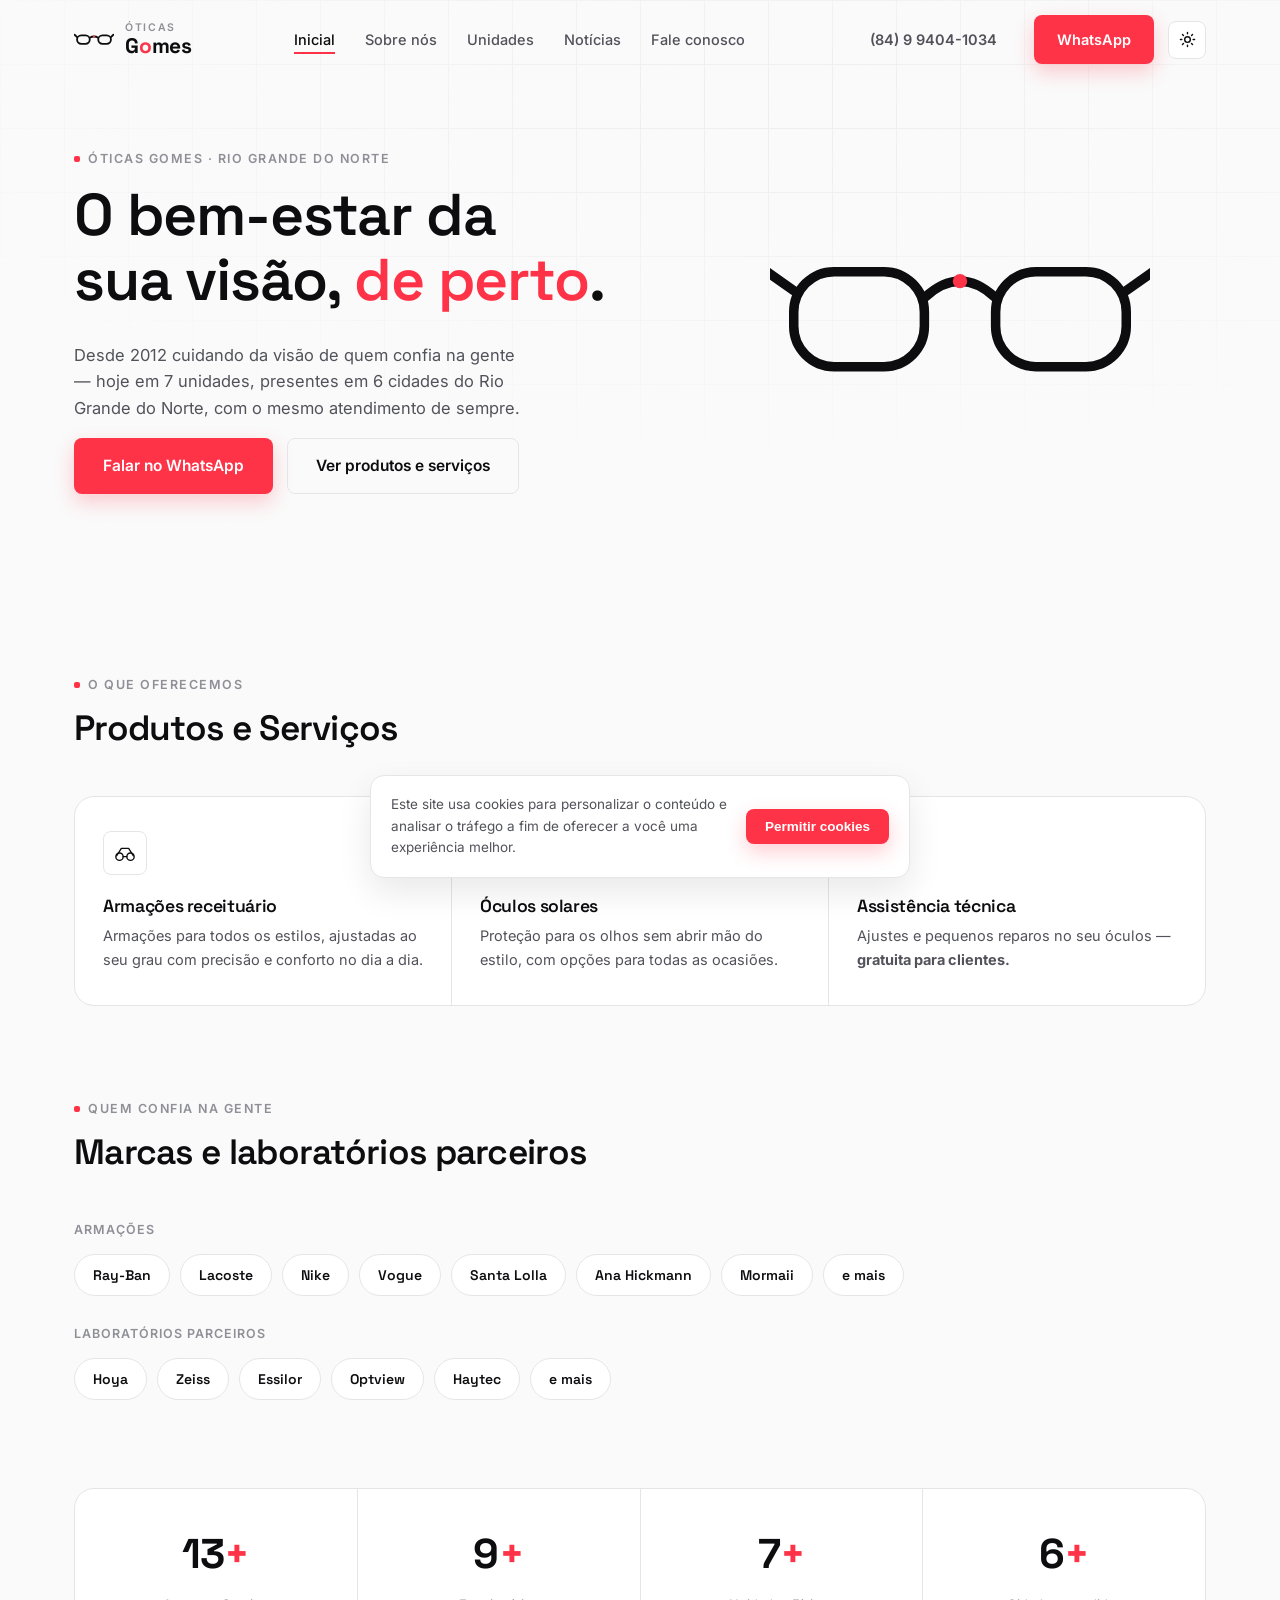
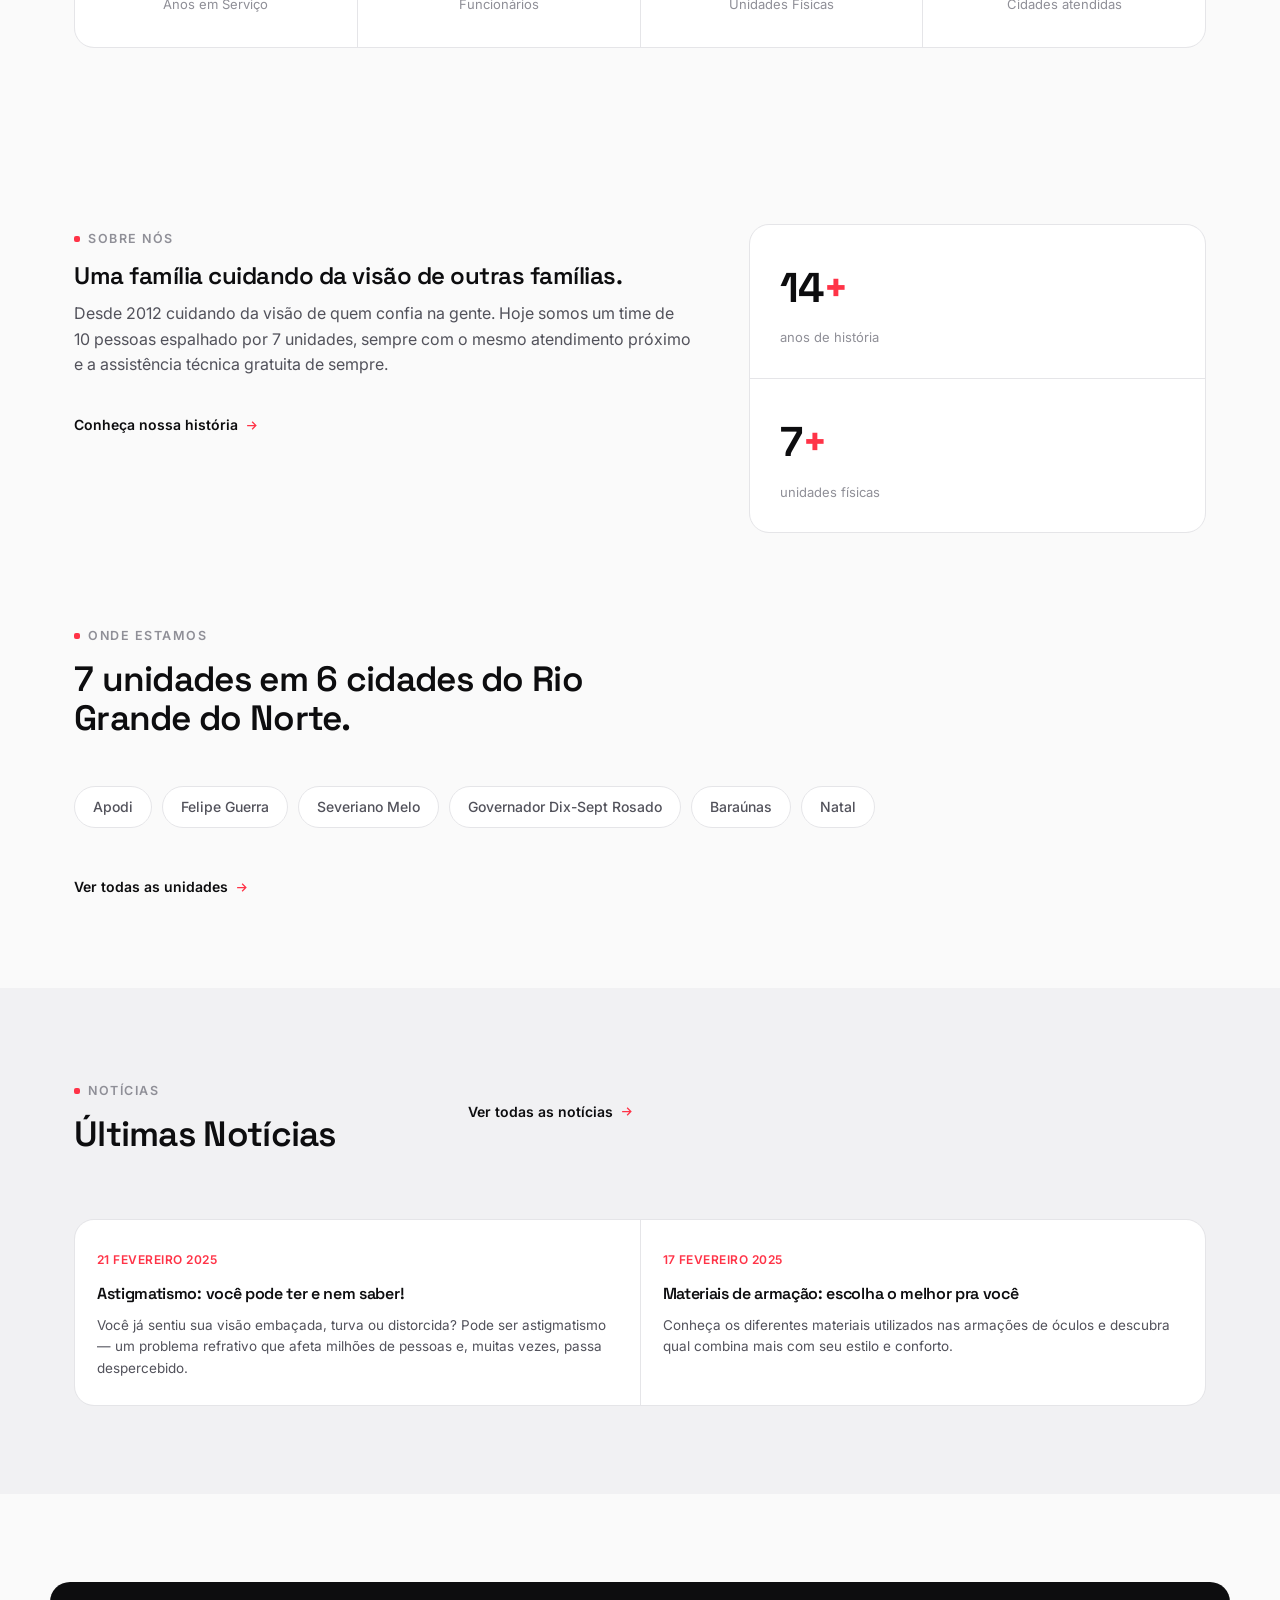
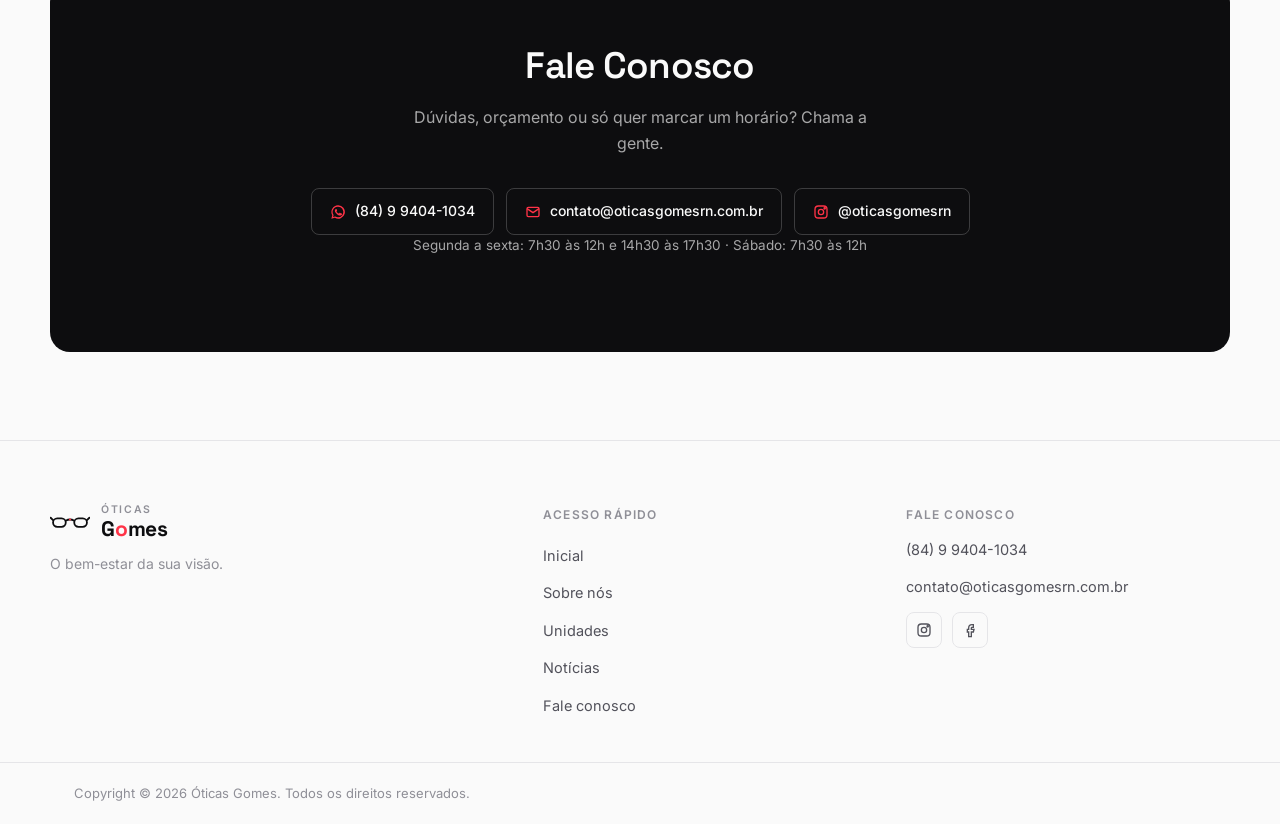
<file: index.html>
<!DOCTYPE html>
<html lang="pt-BR">
<head>
<meta charset="UTF-8">
<meta name="viewport" content="width=device-width, initial-scale=1.0">
<title>Óticas Gomes — O bem-estar da sua visão</title>
<meta name="description" content="Óticas Gomes: armações receituário, óculos solares e assistência técnica gratuita para clientes. Rede com 7 unidades em 6 cidades do Rio Grande do Norte, desde 2012.">

<link rel="icon" href="data:image/svg+xml,%3Csvg xmlns='http://www.w3.org/2000/svg' viewBox='0 0 132 48'%3E%3Crect width='132' height='48' rx='10' fill='%230d0d0f'/%3E%3Cg fill='none' stroke='%23ff3347' stroke-width='6' stroke-linecap='round' stroke-linejoin='round'%3E%3Crect x='10' y='11' width='42' height='28' rx='14'/%3E%3Crect x='80' y='11' width='42' height='28' rx='14'/%3E%3Cpath d='M52 19 Q66 11 80 19'/%3E%3Cpath d='M10 17 L2 9'/%3E%3Cpath d='M122 17 L130 9'/%3E%3C/g%3E%3C/svg%3E">

<link rel="preconnect" href="https://fonts.googleapis.com">
<link rel="preconnect" href="https://fonts.gstatic.com" crossorigin>
<link href="https://fonts.googleapis.com/css2?family=Space+Grotesk:wght@500;600;700&family=Inter:wght@400;500;600;700;800&display=swap" rel="stylesheet">

<script>
  (function () {
    var saved = localStorage.getItem('oticasgomes:theme');
    if (saved) document.documentElement.setAttribute('data-theme', saved);
  })();
</script>

<link rel="stylesheet" href="frontend/css/global.css">
<link rel="stylesheet" href="frontend/css/blog.css">
<link rel="stylesheet" href="frontend/css/home.css">
</head>
<body>

<div class="scroll-progress" id="scrollProgress"></div>

<header class="site-header" id="siteHeader">
  <div class="container site-header__inner">
    <a class="logo" href="#inicio" aria-label="Óticas Gomes, ir para o início">
      <svg class="logo__icon" viewBox="0 0 132 48" fill="none" xmlns="http://www.w3.org/2000/svg" aria-hidden="true">
        <g stroke="currentColor" stroke-width="6" stroke-linecap="round" stroke-linejoin="round">
          <rect x="10" y="11" width="42" height="28" rx="14"/>
          <rect x="80" y="11" width="42" height="28" rx="14"/>
          <path d="M52 19 Q66 11 80 19"/>
          <path d="M10 17 L2 9"/>
          <path d="M122 17 L130 9"/>
        </g>
        <circle cx="66" cy="15" r="3.5" fill="#ff3347"/>
      </svg>
      <span class="logo__text">
        <span class="logo__oticas">Óticas</span>
        <span class="logo__gomes">G<em>o</em>mes</span>
      </span>
    </a>

    <nav class="nav" id="siteNav" aria-label="Navegação principal">
      <ul class="nav__list">
        <li><a href="#inicio" class="nav__link" data-nav>Inicial</a></li>
        <li><a href="frontend/html/sobre.html" class="nav__link" data-nav>Sobre nós</a></li>
        <li><a href="frontend/html/unidades.html" class="nav__link" data-nav>Unidades</a></li>
        <li><a href="frontend/html/noticias.html" class="nav__link" data-nav>Notícias</a></li>
        <li><a href="frontend/html/contato.html" class="nav__link" data-nav>Fale conosco</a></li>
      </ul>
    </nav>

    <div class="site-header__actions">
      <a class="btn btn--ghost" href="tel:+5584994041034">(84) 9 9404-1034</a>
      <a class="btn btn--primary" href="https://wa.me/5584994041034" target="_blank" rel="noopener">WhatsApp</a>
      <button class="theme-toggle" id="themeToggle" aria-label="Alternar tema claro/escuro">
        <svg class="icon-sun" viewBox="0 0 24 24" fill="none" stroke="currentColor" stroke-width="2" stroke-linecap="round"><circle cx="12" cy="12" r="4"/><path d="M12 2v2M12 20v2M4.9 4.9l1.4 1.4M17.7 17.7l1.4 1.4M2 12h2M20 12h2M4.9 19.1l1.4-1.4M17.7 6.3l1.4-1.4"/></svg>
        <svg class="icon-moon" viewBox="0 0 24 24" fill="none" stroke="currentColor" stroke-width="2" stroke-linecap="round" stroke-linejoin="round"><path d="M21 12.8A9 9 0 1 1 11.2 3a7 7 0 0 0 9.8 9.8Z"/></svg>
      </button>
      <button class="nav-toggle" id="navToggle" aria-label="Abrir menu" aria-expanded="false" aria-controls="siteNav">
        <span></span><span></span><span></span>
      </button>
    </div>
  </div>
</header>

<main>

  <section class="hero" id="inicio">
    <div class="hero__grid" aria-hidden="true"></div>
    <div class="container hero__inner">
      <div class="hero__content" data-reveal>
        <p class="eyebrow">Óticas Gomes · Rio Grande do Norte</p>
        <h1 class="hero__title">O bem-estar da<br>sua visão, <em>de perto</em>.</h1>
        <p class="hero__subtitle">
          Desde 2012 cuidando da visão de quem confia na gente — hoje em 7 unidades,
          presentes em 6 cidades do Rio Grande do Norte, com o mesmo atendimento de sempre.
        </p>
        <div class="hero__actions">
          <a class="btn btn--primary btn--lg" href="https://wa.me/5584994041034" target="_blank" rel="noopener">
            Falar no WhatsApp
          </a>
          <a class="btn btn--outline btn--lg" href="#produtos">Ver produtos e serviços</a>
        </div>
      </div>

      <div class="hero__visual" data-reveal data-reveal-delay="1">
        <svg class="hero__glasses" viewBox="0 0 320 140" fill="none" xmlns="http://www.w3.org/2000/svg" aria-hidden="true">
          <g stroke="currentColor" stroke-width="8" stroke-linecap="round" stroke-linejoin="round">
            <rect x="20" y="30" width="110" height="80" rx="34"/>
            <rect x="190" y="30" width="110" height="80" rx="34"/>
            <path d="M130 52 Q160 24 190 52"/>
            <path d="M20 46 L-14 22"/>
            <path d="M300 46 L334 22"/>
          </g>
          <circle class="accent-dot" cx="160" cy="38" r="6"/>
        </svg>
      </div>
    </div>
  </section>

  <section class="products" id="produtos">
    <div class="container">
      <div class="section-heading" data-reveal>
        <p class="eyebrow">O que oferecemos</p>
        <h2>Produtos e Serviços</h2>
      </div>

      <div class="products__grid">
        <article class="product-card" data-reveal>
          <span class="product-card__icon" aria-hidden="true">
            <svg viewBox="0 0 48 48" fill="none"><path d="M6 30 L16 14 H32 L42 30" stroke="currentColor" stroke-width="3" stroke-linecap="round" stroke-linejoin="round"/><circle cx="12" cy="32" r="8" stroke="currentColor" stroke-width="3"/><circle cx="36" cy="32" r="8" stroke="currentColor" stroke-width="3"/><path d="M20 32 H28" stroke="currentColor" stroke-width="3" stroke-linecap="round"/></svg>
          </span>
          <h3>Armações receituário</h3>
          <p>Armações para todos os estilos, ajustadas ao seu grau com precisão e conforto no dia a dia.</p>
        </article>

        <article class="product-card" data-reveal data-reveal-delay="1">
          <span class="product-card__icon" aria-hidden="true">
            <svg viewBox="0 0 48 48" fill="none"><circle cx="12" cy="26" r="9" stroke="currentColor" stroke-width="3"/><circle cx="36" cy="26" r="9" stroke="currentColor" stroke-width="3"/><path d="M21 24 H27" stroke="currentColor" stroke-width="3" stroke-linecap="round"/><path d="M4 8 L10 17" stroke="currentColor" stroke-width="3" stroke-linecap="round"/><path d="M44 8 L38 17" stroke="currentColor" stroke-width="3" stroke-linecap="round"/></svg>
          </span>
          <h3>Óculos solares</h3>
          <p>Proteção para os olhos sem abrir mão do estilo, com opções para todas as ocasiões.</p>
        </article>

        <article class="product-card" data-reveal data-reveal-delay="2">
          <span class="product-card__icon" aria-hidden="true">
            <svg viewBox="0 0 48 48" fill="none"><path d="M24 6 L38 14 V26 C38 34 32 41 24 44 C16 41 10 34 10 26 V14 Z" stroke="currentColor" stroke-width="3" stroke-linejoin="round"/><path d="M18 25 L22 29 L30 19" stroke="currentColor" stroke-width="3" stroke-linecap="round" stroke-linejoin="round"/></svg>
          </span>
          <h3>Assistência técnica</h3>
          <p>Ajustes e pequenos reparos no seu óculos — <strong>gratuita para clientes.</strong></p>
        </article>
      </div>
    </div>
  </section>

  <section class="brands" id="marcas">
    <div class="container">
      <div class="section-heading" data-reveal>
        <p class="eyebrow">Quem confia na gente</p>
        <h2>Marcas e laboratórios parceiros</h2>
      </div>

      <div class="brands__group" data-reveal>
        <p class="brands__label">Armações</p>
        <ul class="brands__list">
          <li>Ray-Ban</li>
          <li>Lacoste</li>
          <li>Nike</li>
          <li>Vogue</li>
          <li>Santa Lolla</li>
          <li>Ana Hickmann</li>
          <li>Mormaii</li>
          <li>e mais</li>
        </ul>
      </div>

      <div class="brands__group" data-reveal data-reveal-delay="1">
        <p class="brands__label">Laboratórios parceiros</p>
        <ul class="brands__list">
          <li>Hoya</li>
          <li>Zeiss</li>
          <li>Essilor</li>
          <li>Optview</li>
          <li>Haytec</li>
          <li>e mais</li>
        </ul>
      </div>
    </div>
  </section>

  <section class="stats" id="numeros">
    <div class="container">
      <div class="stats__grid">
        <div class="stat" data-reveal>
          <span class="stat__value" data-count-to="14">0</span>
          <span class="stat__label">Anos em Serviço</span>
        </div>
        <div class="stat" data-reveal data-reveal-delay="1">
          <span class="stat__value" data-count-to="10">0</span>
          <span class="stat__label">Funcionários</span>
        </div>
        <div class="stat" data-reveal data-reveal-delay="2">
          <span class="stat__value" data-count-to="7">0</span>
          <span class="stat__label">Unidades Físicas</span>
        </div>
        <div class="stat" data-reveal data-reveal-delay="3">
          <span class="stat__value" data-count-to="6">0</span>
          <span class="stat__label">Cidades atendidas</span>
        </div>
      </div>
    </div>
  </section>

  <section class="about" id="sobre">
    <div class="container about__inner">
      <div class="about__text" data-reveal>
        <p class="eyebrow">Sobre nós</p>
        <h2>Uma família cuidando da visão de outras famílias.</h2>
        <p>
          Desde 2012 cuidando da visão de quem confia na gente. Hoje somos um time
          de 10 pessoas espalhado por 7 unidades, sempre com o mesmo atendimento
          próximo e a assistência técnica gratuita de sempre.
        </p>
        <a class="link-more" href="frontend/html/sobre.html">
          Conheça nossa história
          <svg viewBox="0 0 24 24" fill="none" stroke="currentColor" stroke-width="2" aria-hidden="true"><path d="M5 12h14M13 6l6 6-6 6"/></svg>
        </a>
      </div>
      <div class="about__visual" data-reveal data-reveal-delay="1" aria-hidden="true">
        <div class="about__card about__card--1">
          <span class="stat__value">14</span>
          <span class="stat__label">anos de história</span>
        </div>
        <div class="about__card about__card--2">
          <span class="stat__value">7</span>
          <span class="stat__label">unidades físicas</span>
        </div>
      </div>
    </div>
  </section>

  <section class="locations" id="unidades">
    <div class="container">
      <div class="section-heading" data-reveal>
        <p class="eyebrow">Onde estamos</p>
        <h2>7 unidades em 6 cidades do Rio Grande do Norte.</h2>
      </div>
      <ul class="locations__chips" data-reveal>
        <li>Apodi</li>
        <li>Felipe Guerra</li>
        <li>Severiano Melo</li>
        <li>Governador Dix-Sept Rosado</li>
        <li>Baraúnas</li>
        <li>Natal</li>
      </ul>
      <a class="link-more" href="frontend/html/unidades.html">
        Ver todas as unidades
        <svg viewBox="0 0 24 24" fill="none" stroke="currentColor" stroke-width="2" aria-hidden="true"><path d="M5 12h14M13 6l6 6-6 6"/></svg>
      </a>
    </div>
  </section>

  <section class="blog" id="noticias">
    <div class="container">
      <div class="section-heading section-heading__row" data-reveal>
        <div>
          <p class="eyebrow">Notícias</p>
          <h2>Últimas Notícias</h2>
        </div>
        <a class="link-more" href="frontend/html/noticias.html">
          Ver todas as notícias
          <svg viewBox="0 0 24 24" fill="none" stroke="currentColor" stroke-width="2" aria-hidden="true"><path d="M5 12h14M13 6l6 6-6 6"/></svg>
        </a>
      </div>

      <div class="blog__grid blog__grid--teaser">
        <article class="blog-card" data-reveal>
          <time datetime="2025-02-21">21 fevereiro 2025</time>
          <h3>Astigmatismo: você pode ter e nem saber!</h3>
          <p>Você já sentiu sua visão embaçada, turva ou distorcida? Pode ser astigmatismo — um problema refrativo que afeta milhões de pessoas e, muitas vezes, passa despercebido.</p>
        </article>

        <article class="blog-card" data-reveal data-reveal-delay="1">
          <time datetime="2025-02-17">17 fevereiro 2025</time>
          <h3>Materiais de armação: escolha o melhor pra você</h3>
          <p>Conheça os diferentes materiais utilizados nas armações de óculos e descubra qual combina mais com seu estilo e conforto.</p>
        </article>
      </div>
    </div>
  </section>

  <section class="cta-band" id="contato">
    <div class="container cta-band__inner" data-reveal>
      <h2>Fale Conosco</h2>
      <p>Dúvidas, orçamento ou só quer marcar um horário? Chama a gente.</p>
      <div class="cta-band__contacts">
        <a class="contact-pill" href="https://wa.me/5584994041034" target="_blank" rel="noopener">
          <svg viewBox="0 0 24 24" fill="currentColor" aria-hidden="true"><path d="M12 2a10 10 0 0 0-8.6 15L2 22l5.2-1.4A10 10 0 1 0 12 2Zm0 18a8 8 0 0 1-4.1-1.1l-.3-.2-3 .8.8-2.9-.2-.3A8 8 0 1 1 12 20Zm4.4-6c-.2-.1-1.4-.7-1.6-.8-.2-.1-.4-.1-.5.1s-.6.8-.7.9-.3.2-.5.1a6.6 6.6 0 0 1-1.9-1.2 7 7 0 0 1-1.3-1.6c-.1-.2 0-.3.1-.5l.4-.4.2-.4v-.4c0-.1-.5-1.3-.7-1.8s-.4-.4-.5-.4h-.5a1 1 0 0 0-.7.3 2.9 2.9 0 0 0-.9 2.1c0 1.3.9 2.5 1 2.7.1.2 1.8 2.9 4.5 4a15 15 0 0 0 1.5.5 3.6 3.6 0 0 0 1.7.1 2.8 2.8 0 0 0 1.8-1.3 2.3 2.3 0 0 0 .2-1.3c-.1-.1-.3-.2-.5-.3Z"/></svg>
          (84) 9 9404-1034
        </a>
        <a class="contact-pill" href="mailto:contato@oticasgomesrn.com.br">
          <svg viewBox="0 0 24 24" fill="none" stroke="currentColor" stroke-width="2" aria-hidden="true"><rect x="3" y="5" width="18" height="14" rx="2"/><path d="m3 7 9 6 9-6"/></svg>
          contato@oticasgomesrn.com.br
        </a>
        <a class="contact-pill" href="https://instagram.com/oticasgomesrn" target="_blank" rel="noopener">
          <svg viewBox="0 0 24 24" fill="none" stroke="currentColor" stroke-width="2" aria-hidden="true"><rect x="3" y="3" width="18" height="18" rx="5"/><circle cx="12" cy="12" r="4"/><circle cx="17.5" cy="6.5" r="1"/></svg>
          @oticasgomesrn
        </a>
      </div>
      <p class="cta-band__hours">
        Segunda a sexta: 7h30 às 12h e 14h30 às 17h30 · Sábado: 7h30 às 12h
      </p>
    </div>
  </section>

</main>

<footer class="site-footer">
  <div class="container site-footer__inner">
    <div class="site-footer__brand">
      <a class="logo logo--footer" href="#inicio" aria-label="Óticas Gomes, ir para o início">
        <svg class="logo__icon" viewBox="0 0 132 48" fill="none" xmlns="http://www.w3.org/2000/svg" aria-hidden="true">
          <g stroke="currentColor" stroke-width="6" stroke-linecap="round" stroke-linejoin="round">
            <rect x="10" y="11" width="42" height="28" rx="14"/>
            <rect x="80" y="11" width="42" height="28" rx="14"/>
            <path d="M52 19 Q66 11 80 19"/>
            <path d="M10 17 L2 9"/>
            <path d="M122 17 L130 9"/>
          </g>
          <circle cx="66" cy="15" r="3.5" fill="#ff3347"/>
        </svg>
        <span class="logo__text">
          <span class="logo__oticas">Óticas</span>
          <span class="logo__gomes">G<em>o</em>mes</span>
        </span>
      </a>
      <p>O bem-estar da sua visão.</p>
    </div>

    <nav class="site-footer__nav" aria-label="Acesso rápido">
      <p class="site-footer__heading">Acesso rápido</p>
      <ul>
        <li><a href="#inicio">Inicial</a></li>
        <li><a href="frontend/html/sobre.html">Sobre nós</a></li>
        <li><a href="frontend/html/unidades.html">Unidades</a></li>
        <li><a href="frontend/html/noticias.html">Notícias</a></li>
        <li><a href="frontend/html/contato.html">Fale conosco</a></li>
      </ul>
    </nav>

    <div class="site-footer__contact">
      <p class="site-footer__heading">Fale conosco</p>
      <p><a href="tel:+5584994041034">(84) 9 9404-1034</a></p>
      <p><a href="mailto:contato@oticasgomesrn.com.br">contato@oticasgomesrn.com.br</a></p>
      <div class="site-footer__social">
        <a href="https://instagram.com/oticasgomesrn" target="_blank" rel="noopener" aria-label="Instagram">
          <svg viewBox="0 0 24 24" fill="none" stroke="currentColor" stroke-width="2"><rect x="3" y="3" width="18" height="18" rx="5"/><circle cx="12" cy="12" r="4"/><circle cx="17.5" cy="6.5" r="1"/></svg>
        </a>
        <a href="https://facebook.com/OticaGomesRn" target="_blank" rel="noopener" aria-label="Facebook">
          <svg viewBox="0 0 24 24" fill="none" stroke="currentColor" stroke-width="2"><path d="M15 8h2V4h-2a5 5 0 0 0-5 5v2H8v4h2v7h4v-7h3l1-4h-4V9a1 1 0 0 1 1-1Z"/></svg>
        </a>
      </div>
    </div>
  </div>

  <div class="site-footer__bottom">
    <div class="container">
      <p>Copyright © 2026 Óticas Gomes. Todos os direitos reservados.</p>
    </div>
  </div>
</footer>

<button class="back-to-top" id="backToTop" aria-label="Voltar ao topo">
  <svg viewBox="0 0 24 24" fill="none" stroke="currentColor" stroke-width="2"><path d="M12 19V5"/><path d="m5 12 7-7 7 7"/></svg>
</button>

<div class="cookie-banner" id="cookieBanner" role="dialog" aria-live="polite">
  <p>Este site usa cookies para personalizar o conteúdo e analisar o tráfego a fim de oferecer a você uma experiência melhor.</p>
  <button class="btn btn--primary btn--sm" id="cookieAccept">Permitir cookies</button>
</div>

<script src="frontend/js/main.js"></script>
<script src="frontend/js/home.js"></script>
</body>
</html>
</file>
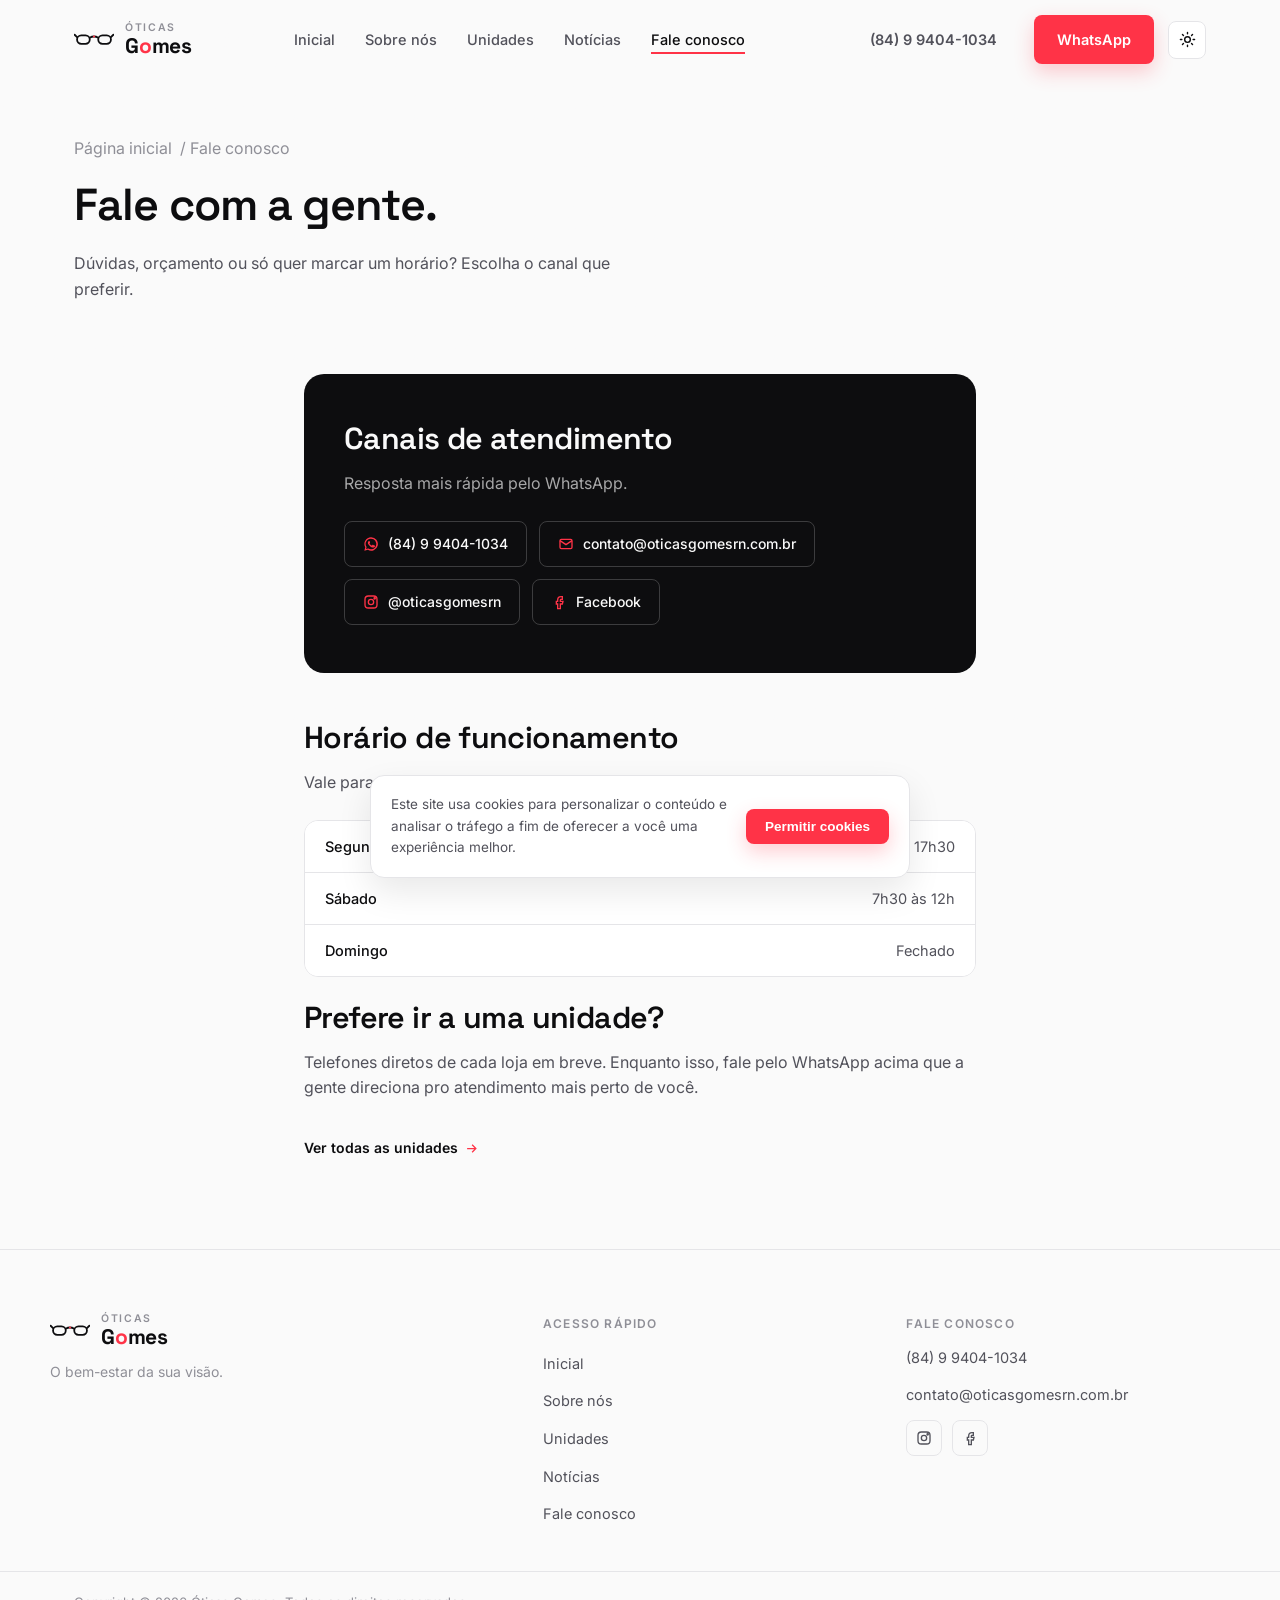
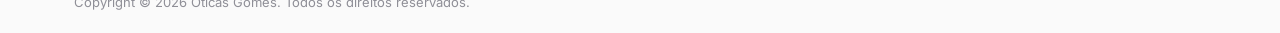
<file: frontend/html/contato.html>
<!DOCTYPE html>
<html lang="pt-BR">
<head>
<meta charset="UTF-8">
<meta name="viewport" content="width=device-width, initial-scale=1.0">
<title>Fale conosco — Óticas Gomes</title>
<meta name="description" content="Fale com a Óticas Gomes por WhatsApp, telefone, e-mail ou redes sociais. Veja também o horário de funcionamento das unidades.">

<link rel="icon" href="data:image/svg+xml,%3Csvg xmlns='http://www.w3.org/2000/svg' viewBox='0 0 132 48'%3E%3Crect width='132' height='48' rx='10' fill='%230d0d0f'/%3E%3Cg fill='none' stroke='%23ff3347' stroke-width='6' stroke-linecap='round' stroke-linejoin='round'%3E%3Crect x='10' y='11' width='42' height='28' rx='14'/%3E%3Crect x='80' y='11' width='42' height='28' rx='14'/%3E%3Cpath d='M52 19 Q66 11 80 19'/%3E%3Cpath d='M10 17 L2 9'/%3E%3Cpath d='M122 17 L130 9'/%3E%3C/g%3E%3C/svg%3E">

<link rel="preconnect" href="https://fonts.googleapis.com">
<link rel="preconnect" href="https://fonts.gstatic.com" crossorigin>
<link href="https://fonts.googleapis.com/css2?family=Space+Grotesk:wght@500;600;700&family=Inter:wght@400;500;600;700;800&display=swap" rel="stylesheet">

<script>
  (function () {
    var saved = localStorage.getItem('oticasgomes:theme');
    if (saved) document.documentElement.setAttribute('data-theme', saved);
  })();
</script>

<link rel="stylesheet" href="../css/global.css">
<link rel="stylesheet" href="../css/pages.css">
<link rel="stylesheet" href="../css/contato.css">
</head>
<body>

<div class="scroll-progress" id="scrollProgress"></div>

<header class="site-header" id="siteHeader">
  <div class="container site-header__inner">
    <a class="logo" href="../../index.html" aria-label="Óticas Gomes, ir para o início">
      <svg class="logo__icon" viewBox="0 0 132 48" fill="none" xmlns="http://www.w3.org/2000/svg" aria-hidden="true">
        <g stroke="currentColor" stroke-width="6" stroke-linecap="round" stroke-linejoin="round">
          <rect x="10" y="11" width="42" height="28" rx="14"/>
          <rect x="80" y="11" width="42" height="28" rx="14"/>
          <path d="M52 19 Q66 11 80 19"/>
          <path d="M10 17 L2 9"/>
          <path d="M122 17 L130 9"/>
        </g>
        <circle cx="66" cy="15" r="3.5" fill="#ff3347"/>
      </svg>
      <span class="logo__text">
        <span class="logo__oticas">Óticas</span>
        <span class="logo__gomes">G<em>o</em>mes</span>
      </span>
    </a>

    <nav class="nav" id="siteNav" aria-label="Navegação principal">
      <ul class="nav__list">
        <li><a href="../../index.html" class="nav__link" data-nav>Inicial</a></li>
        <li><a href="sobre.html" class="nav__link" data-nav>Sobre nós</a></li>
        <li><a href="unidades.html" class="nav__link" data-nav>Unidades</a></li>
        <li><a href="noticias.html" class="nav__link" data-nav>Notícias</a></li>
        <li><a href="contato.html" class="nav__link" data-nav>Fale conosco</a></li>
      </ul>
    </nav>

    <div class="site-header__actions">
      <a class="btn btn--ghost" href="tel:+5584994041034">(84) 9 9404-1034</a>
      <a class="btn btn--primary" href="https://wa.me/5584994041034" target="_blank" rel="noopener">WhatsApp</a>
      <button class="theme-toggle" id="themeToggle" aria-label="Alternar tema claro/escuro">
        <svg class="icon-sun" viewBox="0 0 24 24" fill="none" stroke="currentColor" stroke-width="2" stroke-linecap="round"><circle cx="12" cy="12" r="4"/><path d="M12 2v2M12 20v2M4.9 4.9l1.4 1.4M17.7 17.7l1.4 1.4M2 12h2M20 12h2M4.9 19.1l1.4-1.4M17.7 6.3l1.4-1.4"/></svg>
        <svg class="icon-moon" viewBox="0 0 24 24" fill="none" stroke="currentColor" stroke-width="2" stroke-linecap="round" stroke-linejoin="round"><path d="M21 12.8A9 9 0 1 1 11.2 3a7 7 0 0 0 9.8 9.8Z"/></svg>
      </button>
      <button class="nav-toggle" id="navToggle" aria-label="Abrir menu" aria-expanded="false" aria-controls="siteNav">
        <span></span><span></span><span></span>
      </button>
    </div>
  </div>
</header>

<main>

  <section class="page-hero">
    <div class="container">
      <p class="page-hero__breadcrumb" data-reveal>
        <a href="../../index.html">Página inicial</a> / Fale conosco
      </p>
      <h1 data-reveal>Fale com a gente.</h1>
      <p data-reveal data-reveal-delay="1">
        Dúvidas, orçamento ou só quer marcar um horário? Escolha o canal que preferir.
      </p>
    </div>
  </section>

  <section class="content-block">
    <div class="container content-block__inner">
      <div class="contact-hero" data-reveal>
        <h2>Canais de atendimento</h2>
        <p>Resposta mais rápida pelo WhatsApp.</p>
        <div class="contact-hero__list">
          <a class="contact-pill" href="https://wa.me/5584994041034" target="_blank" rel="noopener">
            <svg viewBox="0 0 24 24" fill="currentColor" aria-hidden="true"><path d="M12 2a10 10 0 0 0-8.6 15L2 22l5.2-1.4A10 10 0 1 0 12 2Zm0 18a8 8 0 0 1-4.1-1.1l-.3-.2-3 .8.8-2.9-.2-.3A8 8 0 1 1 12 20Zm4.4-6c-.2-.1-1.4-.7-1.6-.8-.2-.1-.4-.1-.5.1s-.6.8-.7.9-.3.2-.5.1a6.6 6.6 0 0 1-1.9-1.2 7 7 0 0 1-1.3-1.6c-.1-.2 0-.3.1-.5l.4-.4.2-.4v-.4c0-.1-.5-1.3-.7-1.8s-.4-.4-.5-.4h-.5a1 1 0 0 0-.7.3 2.9 2.9 0 0 0-.9 2.1c0 1.3.9 2.5 1 2.7.1.2 1.8 2.9 4.5 4a15 15 0 0 0 1.5.5 3.6 3.6 0 0 0 1.7.1 2.8 2.8 0 0 0 1.8-1.3 2.3 2.3 0 0 0 .2-1.3c-.1-.1-.3-.2-.5-.3Z"/></svg>
            (84) 9 9404-1034
          </a>
          <a class="contact-pill" href="mailto:contato@oticasgomesrn.com.br">
            <svg viewBox="0 0 24 24" fill="none" stroke="currentColor" stroke-width="2" aria-hidden="true"><rect x="3" y="5" width="18" height="14" rx="2"/><path d="m3 7 9 6 9-6"/></svg>
            contato@oticasgomesrn.com.br
          </a>
          <a class="contact-pill" href="https://instagram.com/oticasgomesrn" target="_blank" rel="noopener">
            <svg viewBox="0 0 24 24" fill="none" stroke="currentColor" stroke-width="2" aria-hidden="true"><rect x="3" y="3" width="18" height="18" rx="5"/><circle cx="12" cy="12" r="4"/><circle cx="17.5" cy="6.5" r="1"/></svg>
            @oticasgomesrn
          </a>
          <a class="contact-pill" href="https://facebook.com/OticaGomesRn" target="_blank" rel="noopener">
            <svg viewBox="0 0 24 24" fill="none" stroke="currentColor" stroke-width="2" aria-hidden="true"><path d="M15 8h2V4h-2a5 5 0 0 0-5 5v2H8v4h2v7h4v-7h3l1-4h-4V9a1 1 0 0 1 1-1Z"/></svg>
            Facebook
          </a>
        </div>
      </div>

      <div data-reveal data-reveal-delay="1">
        <h2>Horário de funcionamento</h2>
        <p>Vale para todas as unidades:</p>
        <div class="hours-table">
          <div class="hours-table__row"><span>Segunda a sexta</span><span>7h30 às 12h e 14h30 às 17h30</span></div>
          <div class="hours-table__row"><span>Sábado</span><span>7h30 às 12h</span></div>
          <div class="hours-table__row"><span>Domingo</span><span>Fechado</span></div>
        </div>
      </div>

      <div data-reveal data-reveal-delay="2">
        <h2>Prefere ir a uma unidade?</h2>
        <p>
          Telefones diretos de cada loja em breve. Enquanto isso, fale pelo WhatsApp
          acima que a gente direciona pro atendimento mais perto de você.
        </p>
        <a class="link-more" href="unidades.html">
          Ver todas as unidades
          <svg viewBox="0 0 24 24" fill="none" stroke="currentColor" stroke-width="2" aria-hidden="true"><path d="M5 12h14M13 6l6 6-6 6"/></svg>
        </a>
      </div>
    </div>
  </section>

</main>

<footer class="site-footer">
  <div class="container site-footer__inner">
    <div class="site-footer__brand">
      <a class="logo logo--footer" href="../../index.html" aria-label="Óticas Gomes, ir para o início">
        <svg class="logo__icon" viewBox="0 0 132 48" fill="none" xmlns="http://www.w3.org/2000/svg" aria-hidden="true">
          <g stroke="currentColor" stroke-width="6" stroke-linecap="round" stroke-linejoin="round">
            <rect x="10" y="11" width="42" height="28" rx="14"/>
            <rect x="80" y="11" width="42" height="28" rx="14"/>
            <path d="M52 19 Q66 11 80 19"/>
            <path d="M10 17 L2 9"/>
            <path d="M122 17 L130 9"/>
          </g>
          <circle cx="66" cy="15" r="3.5" fill="#ff3347"/>
        </svg>
        <span class="logo__text">
          <span class="logo__oticas">Óticas</span>
          <span class="logo__gomes">G<em>o</em>mes</span>
        </span>
      </a>
      <p>O bem-estar da sua visão.</p>
    </div>

    <nav class="site-footer__nav" aria-label="Acesso rápido">
      <p class="site-footer__heading">Acesso rápido</p>
      <ul>
        <li><a href="../../index.html">Inicial</a></li>
        <li><a href="sobre.html">Sobre nós</a></li>
        <li><a href="unidades.html">Unidades</a></li>
        <li><a href="noticias.html">Notícias</a></li>
        <li><a href="contato.html">Fale conosco</a></li>
      </ul>
    </nav>

    <div class="site-footer__contact">
      <p class="site-footer__heading">Fale conosco</p>
      <p><a href="tel:+5584994041034">(84) 9 9404-1034</a></p>
      <p><a href="mailto:contato@oticasgomesrn.com.br">contato@oticasgomesrn.com.br</a></p>
      <div class="site-footer__social">
        <a href="https://instagram.com/oticasgomesrn" target="_blank" rel="noopener" aria-label="Instagram">
          <svg viewBox="0 0 24 24" fill="none" stroke="currentColor" stroke-width="2"><rect x="3" y="3" width="18" height="18" rx="5"/><circle cx="12" cy="12" r="4"/><circle cx="17.5" cy="6.5" r="1"/></svg>
        </a>
        <a href="https://facebook.com/OticaGomesRn" target="_blank" rel="noopener" aria-label="Facebook">
          <svg viewBox="0 0 24 24" fill="none" stroke="currentColor" stroke-width="2"><path d="M15 8h2V4h-2a5 5 0 0 0-5 5v2H8v4h2v7h4v-7h3l1-4h-4V9a1 1 0 0 1 1-1Z"/></svg>
        </a>
      </div>
    </div>
  </div>

  <div class="site-footer__bottom">
    <div class="container">
      <p>Copyright © 2026 Óticas Gomes. Todos os direitos reservados.</p>
    </div>
  </div>
</footer>

<button class="back-to-top" id="backToTop" aria-label="Voltar ao topo">
  <svg viewBox="0 0 24 24" fill="none" stroke="currentColor" stroke-width="2"><path d="M12 19V5"/><path d="m5 12 7-7 7 7"/></svg>
</button>

<div class="cookie-banner" id="cookieBanner" role="dialog" aria-live="polite">
  <p>Este site usa cookies para personalizar o conteúdo e analisar o tráfego a fim de oferecer a você uma experiência melhor.</p>
  <button class="btn btn--primary btn--sm" id="cookieAccept">Permitir cookies</button>
</div>

<script src="../js/main.js"></script>
</body>
</html>
</file>
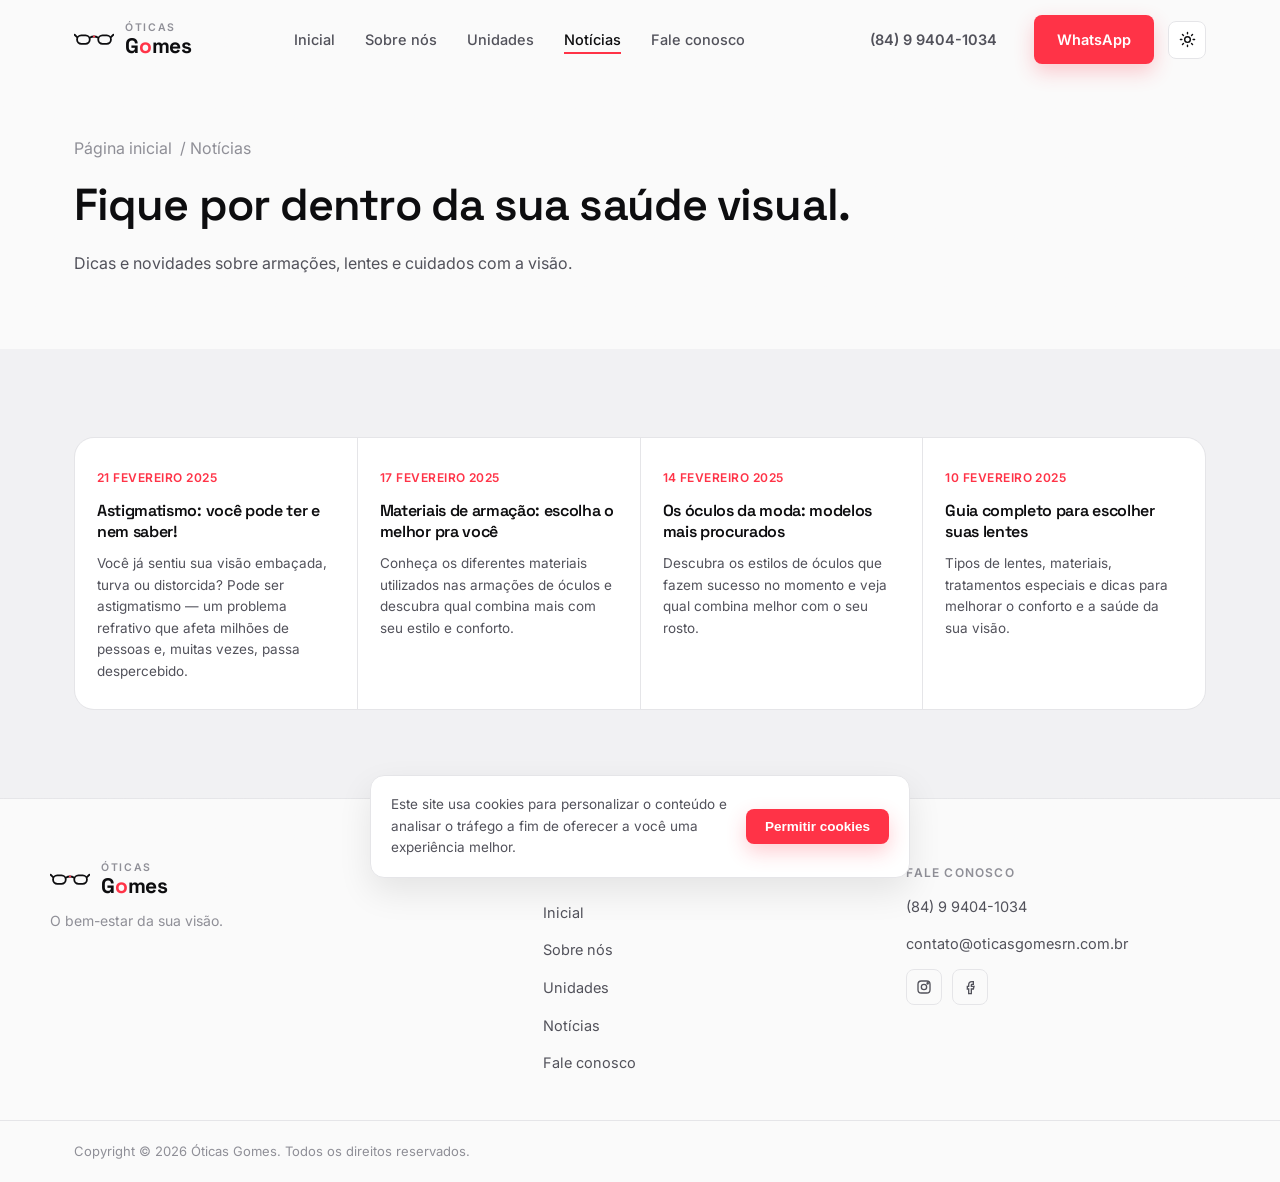
<file: frontend/html/noticias.html>
<!DOCTYPE html>
<html lang="pt-BR">
<head>
<meta charset="UTF-8">
<meta name="viewport" content="width=device-width, initial-scale=1.0">
<title>Notícias — Óticas Gomes</title>
<meta name="description" content="Dicas e novidades sobre saúde ocular, armações e lentes, direto da Óticas Gomes.">

<link rel="icon" href="data:image/svg+xml,%3Csvg xmlns='http://www.w3.org/2000/svg' viewBox='0 0 132 48'%3E%3Crect width='132' height='48' rx='10' fill='%230d0d0f'/%3E%3Cg fill='none' stroke='%23ff3347' stroke-width='6' stroke-linecap='round' stroke-linejoin='round'%3E%3Crect x='10' y='11' width='42' height='28' rx='14'/%3E%3Crect x='80' y='11' width='42' height='28' rx='14'/%3E%3Cpath d='M52 19 Q66 11 80 19'/%3E%3Cpath d='M10 17 L2 9'/%3E%3Cpath d='M122 17 L130 9'/%3E%3C/g%3E%3C/svg%3E">

<link rel="preconnect" href="https://fonts.googleapis.com">
<link rel="preconnect" href="https://fonts.gstatic.com" crossorigin>
<link href="https://fonts.googleapis.com/css2?family=Space+Grotesk:wght@500;600;700&family=Inter:wght@400;500;600;700;800&display=swap" rel="stylesheet">

<script>
  (function () {
    var saved = localStorage.getItem('oticasgomes:theme');
    if (saved) document.documentElement.setAttribute('data-theme', saved);
  })();
</script>

<link rel="stylesheet" href="../css/global.css">
<link rel="stylesheet" href="../css/pages.css">
<link rel="stylesheet" href="../css/blog.css">
</head>
<body>

<div class="scroll-progress" id="scrollProgress"></div>

<header class="site-header" id="siteHeader">
  <div class="container site-header__inner">
    <a class="logo" href="../../index.html" aria-label="Óticas Gomes, ir para o início">
      <svg class="logo__icon" viewBox="0 0 132 48" fill="none" xmlns="http://www.w3.org/2000/svg" aria-hidden="true">
        <g stroke="currentColor" stroke-width="6" stroke-linecap="round" stroke-linejoin="round">
          <rect x="10" y="11" width="42" height="28" rx="14"/>
          <rect x="80" y="11" width="42" height="28" rx="14"/>
          <path d="M52 19 Q66 11 80 19"/>
          <path d="M10 17 L2 9"/>
          <path d="M122 17 L130 9"/>
        </g>
        <circle cx="66" cy="15" r="3.5" fill="#ff3347"/>
      </svg>
      <span class="logo__text">
        <span class="logo__oticas">Óticas</span>
        <span class="logo__gomes">G<em>o</em>mes</span>
      </span>
    </a>

    <nav class="nav" id="siteNav" aria-label="Navegação principal">
      <ul class="nav__list">
        <li><a href="../../index.html" class="nav__link" data-nav>Inicial</a></li>
        <li><a href="sobre.html" class="nav__link" data-nav>Sobre nós</a></li>
        <li><a href="unidades.html" class="nav__link" data-nav>Unidades</a></li>
        <li><a href="noticias.html" class="nav__link" data-nav>Notícias</a></li>
        <li><a href="contato.html" class="nav__link" data-nav>Fale conosco</a></li>
      </ul>
    </nav>

    <div class="site-header__actions">
      <a class="btn btn--ghost" href="tel:+5584994041034">(84) 9 9404-1034</a>
      <a class="btn btn--primary" href="https://wa.me/5584994041034" target="_blank" rel="noopener">WhatsApp</a>
      <button class="theme-toggle" id="themeToggle" aria-label="Alternar tema claro/escuro">
        <svg class="icon-sun" viewBox="0 0 24 24" fill="none" stroke="currentColor" stroke-width="2" stroke-linecap="round"><circle cx="12" cy="12" r="4"/><path d="M12 2v2M12 20v2M4.9 4.9l1.4 1.4M17.7 17.7l1.4 1.4M2 12h2M20 12h2M4.9 19.1l1.4-1.4M17.7 6.3l1.4-1.4"/></svg>
        <svg class="icon-moon" viewBox="0 0 24 24" fill="none" stroke="currentColor" stroke-width="2" stroke-linecap="round" stroke-linejoin="round"><path d="M21 12.8A9 9 0 1 1 11.2 3a7 7 0 0 0 9.8 9.8Z"/></svg>
      </button>
      <button class="nav-toggle" id="navToggle" aria-label="Abrir menu" aria-expanded="false" aria-controls="siteNav">
        <span></span><span></span><span></span>
      </button>
    </div>
  </div>
</header>

<main>

  <section class="page-hero">
    <div class="container">
      <p class="page-hero__breadcrumb" data-reveal>
        <a href="../../index.html">Página inicial</a> / Notícias
      </p>
      <h1 data-reveal>Fique por dentro da sua saúde visual.</h1>
      <p data-reveal data-reveal-delay="1">
        Dicas e novidades sobre armações, lentes e cuidados com a visão.
      </p>
    </div>
  </section>

  <section class="blog">
    <div class="container">
      <div class="blog__grid">
        <article class="blog-card" data-reveal>
          <time datetime="2025-02-21">21 fevereiro 2025</time>
          <h3>Astigmatismo: você pode ter e nem saber!</h3>
          <p>Você já sentiu sua visão embaçada, turva ou distorcida? Pode ser astigmatismo — um problema refrativo que afeta milhões de pessoas e, muitas vezes, passa despercebido.</p>
        </article>

        <article class="blog-card" data-reveal data-reveal-delay="1">
          <time datetime="2025-02-17">17 fevereiro 2025</time>
          <h3>Materiais de armação: escolha o melhor pra você</h3>
          <p>Conheça os diferentes materiais utilizados nas armações de óculos e descubra qual combina mais com seu estilo e conforto.</p>
        </article>

        <article class="blog-card" data-reveal data-reveal-delay="2">
          <time datetime="2025-02-14">14 fevereiro 2025</time>
          <h3>Os óculos da moda: modelos mais procurados</h3>
          <p>Descubra os estilos de óculos que fazem sucesso no momento e veja qual combina melhor com o seu rosto.</p>
        </article>

        <article class="blog-card" data-reveal data-reveal-delay="3">
          <time datetime="2025-02-10">10 fevereiro 2025</time>
          <h3>Guia completo para escolher suas lentes</h3>
          <p>Tipos de lentes, materiais, tratamentos especiais e dicas para melhorar o conforto e a saúde da sua visão.</p>
        </article>
      </div>
    </div>
  </section>

</main>

<footer class="site-footer">
  <div class="container site-footer__inner">
    <div class="site-footer__brand">
      <a class="logo logo--footer" href="../../index.html" aria-label="Óticas Gomes, ir para o início">
        <svg class="logo__icon" viewBox="0 0 132 48" fill="none" xmlns="http://www.w3.org/2000/svg" aria-hidden="true">
          <g stroke="currentColor" stroke-width="6" stroke-linecap="round" stroke-linejoin="round">
            <rect x="10" y="11" width="42" height="28" rx="14"/>
            <rect x="80" y="11" width="42" height="28" rx="14"/>
            <path d="M52 19 Q66 11 80 19"/>
            <path d="M10 17 L2 9"/>
            <path d="M122 17 L130 9"/>
          </g>
          <circle cx="66" cy="15" r="3.5" fill="#ff3347"/>
        </svg>
        <span class="logo__text">
          <span class="logo__oticas">Óticas</span>
          <span class="logo__gomes">G<em>o</em>mes</span>
        </span>
      </a>
      <p>O bem-estar da sua visão.</p>
    </div>

    <nav class="site-footer__nav" aria-label="Acesso rápido">
      <p class="site-footer__heading">Acesso rápido</p>
      <ul>
        <li><a href="../../index.html">Inicial</a></li>
        <li><a href="sobre.html">Sobre nós</a></li>
        <li><a href="unidades.html">Unidades</a></li>
        <li><a href="noticias.html">Notícias</a></li>
        <li><a href="contato.html">Fale conosco</a></li>
      </ul>
    </nav>

    <div class="site-footer__contact">
      <p class="site-footer__heading">Fale conosco</p>
      <p><a href="tel:+5584994041034">(84) 9 9404-1034</a></p>
      <p><a href="mailto:contato@oticasgomesrn.com.br">contato@oticasgomesrn.com.br</a></p>
      <div class="site-footer__social">
        <a href="https://instagram.com/oticasgomesrn" target="_blank" rel="noopener" aria-label="Instagram">
          <svg viewBox="0 0 24 24" fill="none" stroke="currentColor" stroke-width="2"><rect x="3" y="3" width="18" height="18" rx="5"/><circle cx="12" cy="12" r="4"/><circle cx="17.5" cy="6.5" r="1"/></svg>
        </a>
        <a href="https://facebook.com/OticaGomesRn" target="_blank" rel="noopener" aria-label="Facebook">
          <svg viewBox="0 0 24 24" fill="none" stroke="currentColor" stroke-width="2"><path d="M15 8h2V4h-2a5 5 0 0 0-5 5v2H8v4h2v7h4v-7h3l1-4h-4V9a1 1 0 0 1 1-1Z"/></svg>
        </a>
      </div>
    </div>
  </div>

  <div class="site-footer__bottom">
    <div class="container">
      <p>Copyright © 2026 Óticas Gomes. Todos os direitos reservados.</p>
    </div>
  </div>
</footer>

<button class="back-to-top" id="backToTop" aria-label="Voltar ao topo">
  <svg viewBox="0 0 24 24" fill="none" stroke="currentColor" stroke-width="2"><path d="M12 19V5"/><path d="m5 12 7-7 7 7"/></svg>
</button>

<div class="cookie-banner" id="cookieBanner" role="dialog" aria-live="polite">
  <p>Este site usa cookies para personalizar o conteúdo e analisar o tráfego a fim de oferecer a você uma experiência melhor.</p>
  <button class="btn btn--primary btn--sm" id="cookieAccept">Permitir cookies</button>
</div>

<script src="../js/main.js"></script>
</body>
</html>
</file>
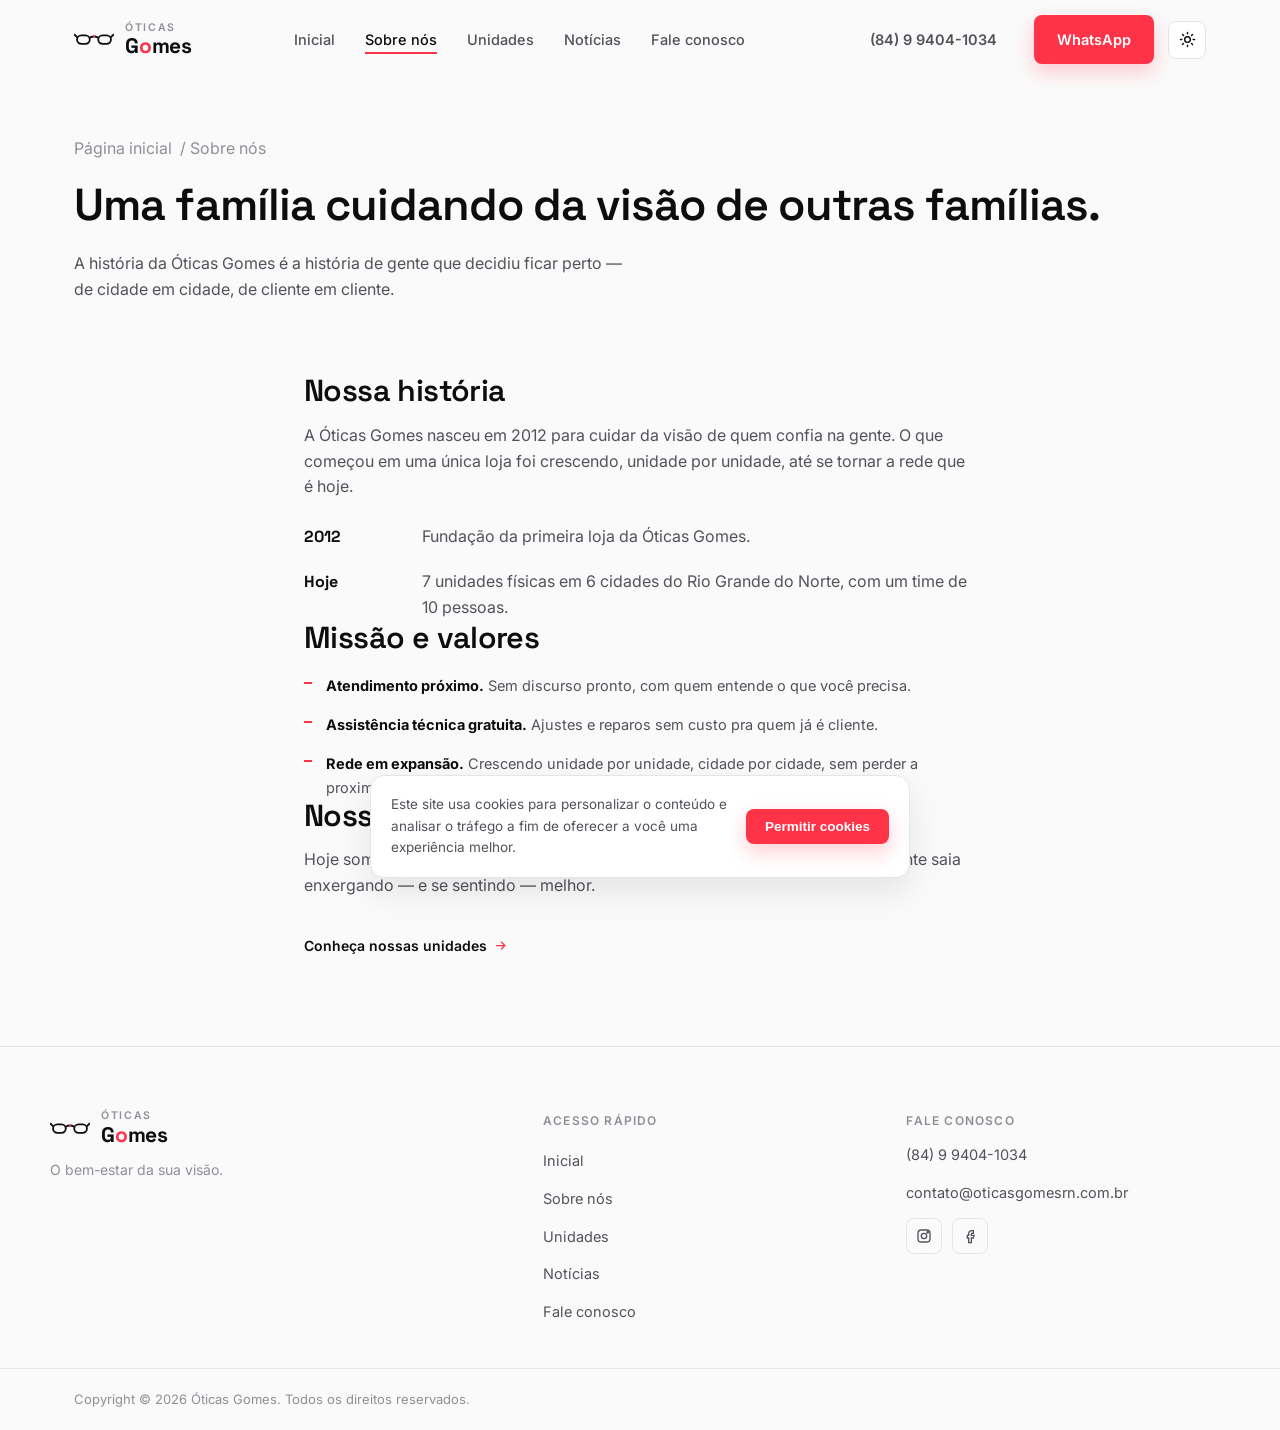
<file: frontend/html/sobre.html>
<!DOCTYPE html>
<html lang="pt-BR">
<head>
<meta charset="UTF-8">
<meta name="viewport" content="width=device-width, initial-scale=1.0">
<title>Sobre nós — Óticas Gomes</title>
<meta name="description" content="Conheça a história da Óticas Gomes: de uma loja em 2012 a uma rede com 7 unidades em 6 cidades do Rio Grande do Norte.">

<link rel="icon" href="data:image/svg+xml,%3Csvg xmlns='http://www.w3.org/2000/svg' viewBox='0 0 132 48'%3E%3Crect width='132' height='48' rx='10' fill='%230d0d0f'/%3E%3Cg fill='none' stroke='%23ff3347' stroke-width='6' stroke-linecap='round' stroke-linejoin='round'%3E%3Crect x='10' y='11' width='42' height='28' rx='14'/%3E%3Crect x='80' y='11' width='42' height='28' rx='14'/%3E%3Cpath d='M52 19 Q66 11 80 19'/%3E%3Cpath d='M10 17 L2 9'/%3E%3Cpath d='M122 17 L130 9'/%3E%3C/g%3E%3C/svg%3E">

<link rel="preconnect" href="https://fonts.googleapis.com">
<link rel="preconnect" href="https://fonts.gstatic.com" crossorigin>
<link href="https://fonts.googleapis.com/css2?family=Space+Grotesk:wght@500;600;700&family=Inter:wght@400;500;600;700;800&display=swap" rel="stylesheet">

<script>
  (function () {
    var saved = localStorage.getItem('oticasgomes:theme');
    if (saved) document.documentElement.setAttribute('data-theme', saved);
  })();
</script>

<link rel="stylesheet" href="../css/global.css">
<link rel="stylesheet" href="../css/pages.css">
<link rel="stylesheet" href="../css/sobre.css">
</head>
<body>

<div class="scroll-progress" id="scrollProgress"></div>

<header class="site-header" id="siteHeader">
  <div class="container site-header__inner">
    <a class="logo" href="../../index.html" aria-label="Óticas Gomes, ir para o início">
      <svg class="logo__icon" viewBox="0 0 132 48" fill="none" xmlns="http://www.w3.org/2000/svg" aria-hidden="true">
        <g stroke="currentColor" stroke-width="6" stroke-linecap="round" stroke-linejoin="round">
          <rect x="10" y="11" width="42" height="28" rx="14"/>
          <rect x="80" y="11" width="42" height="28" rx="14"/>
          <path d="M52 19 Q66 11 80 19"/>
          <path d="M10 17 L2 9"/>
          <path d="M122 17 L130 9"/>
        </g>
        <circle cx="66" cy="15" r="3.5" fill="#ff3347"/>
      </svg>
      <span class="logo__text">
        <span class="logo__oticas">Óticas</span>
        <span class="logo__gomes">G<em>o</em>mes</span>
      </span>
    </a>

    <nav class="nav" id="siteNav" aria-label="Navegação principal">
      <ul class="nav__list">
        <li><a href="../../index.html" class="nav__link" data-nav>Inicial</a></li>
        <li><a href="sobre.html" class="nav__link" data-nav>Sobre nós</a></li>
        <li><a href="unidades.html" class="nav__link" data-nav>Unidades</a></li>
        <li><a href="noticias.html" class="nav__link" data-nav>Notícias</a></li>
        <li><a href="contato.html" class="nav__link" data-nav>Fale conosco</a></li>
      </ul>
    </nav>

    <div class="site-header__actions">
      <a class="btn btn--ghost" href="tel:+5584994041034">(84) 9 9404-1034</a>
      <a class="btn btn--primary" href="https://wa.me/5584994041034" target="_blank" rel="noopener">WhatsApp</a>
      <button class="theme-toggle" id="themeToggle" aria-label="Alternar tema claro/escuro">
        <svg class="icon-sun" viewBox="0 0 24 24" fill="none" stroke="currentColor" stroke-width="2" stroke-linecap="round"><circle cx="12" cy="12" r="4"/><path d="M12 2v2M12 20v2M4.9 4.9l1.4 1.4M17.7 17.7l1.4 1.4M2 12h2M20 12h2M4.9 19.1l1.4-1.4M17.7 6.3l1.4-1.4"/></svg>
        <svg class="icon-moon" viewBox="0 0 24 24" fill="none" stroke="currentColor" stroke-width="2" stroke-linecap="round" stroke-linejoin="round"><path d="M21 12.8A9 9 0 1 1 11.2 3a7 7 0 0 0 9.8 9.8Z"/></svg>
      </button>
      <button class="nav-toggle" id="navToggle" aria-label="Abrir menu" aria-expanded="false" aria-controls="siteNav">
        <span></span><span></span><span></span>
      </button>
    </div>
  </div>
</header>

<main>

  <section class="page-hero">
    <div class="container">
      <p class="page-hero__breadcrumb" data-reveal>
        <a href="../../index.html">Página inicial</a> / Sobre nós
      </p>
      <h1 data-reveal>Uma família cuidando da visão de outras famílias.</h1>
      <p data-reveal data-reveal-delay="1">
        A história da Óticas Gomes é a história de gente que decidiu ficar perto —
        de cidade em cidade, de cliente em cliente.
      </p>
    </div>
  </section>

  <section class="content-block">
    <div class="container content-block__inner">
      <div data-reveal>
        <h2>Nossa história</h2>
        <p>
          A Óticas Gomes nasceu em 2012 para cuidar da visão de quem confia na gente.
          O que começou em uma única loja foi crescendo, unidade por unidade, até
          se tornar a rede que é hoje.
        </p>
        <ul class="timeline">
          <li>
            <time>2012</time>
            <p>Fundação da primeira loja da Óticas Gomes.</p>
          </li>
          <li>
            <time>Hoje</time>
            <p>7 unidades físicas em 6 cidades do Rio Grande do Norte, com um time de 10 pessoas.</p>
          </li>
        </ul>
      </div>

      <div data-reveal data-reveal-delay="1">
        <h2>Missão e valores</h2>
        <ul class="about__pillars">
          <li><strong>Atendimento próximo.</strong> Sem discurso pronto, com quem entende o que você precisa.</li>
          <li><strong>Assistência técnica gratuita.</strong> Ajustes e reparos sem custo pra quem já é cliente.</li>
          <li><strong>Rede em expansão.</strong> Crescendo unidade por unidade, cidade por cidade, sem perder a proximidade de sempre.</li>
        </ul>
      </div>

      <div data-reveal data-reveal-delay="2">
        <h2>Nossa equipe</h2>
        <p>
          Hoje somos um time de 10 pessoas trabalhando todos os dias para que cada
          cliente saia enxergando — e se sentindo — melhor.
        </p>
        <a class="link-more" href="unidades.html">
          Conheça nossas unidades
          <svg viewBox="0 0 24 24" fill="none" stroke="currentColor" stroke-width="2" aria-hidden="true"><path d="M5 12h14M13 6l6 6-6 6"/></svg>
        </a>
      </div>
    </div>
  </section>

</main>

<footer class="site-footer">
  <div class="container site-footer__inner">
    <div class="site-footer__brand">
      <a class="logo logo--footer" href="../../index.html" aria-label="Óticas Gomes, ir para o início">
        <svg class="logo__icon" viewBox="0 0 132 48" fill="none" xmlns="http://www.w3.org/2000/svg" aria-hidden="true">
          <g stroke="currentColor" stroke-width="6" stroke-linecap="round" stroke-linejoin="round">
            <rect x="10" y="11" width="42" height="28" rx="14"/>
            <rect x="80" y="11" width="42" height="28" rx="14"/>
            <path d="M52 19 Q66 11 80 19"/>
            <path d="M10 17 L2 9"/>
            <path d="M122 17 L130 9"/>
          </g>
          <circle cx="66" cy="15" r="3.5" fill="#ff3347"/>
        </svg>
        <span class="logo__text">
          <span class="logo__oticas">Óticas</span>
          <span class="logo__gomes">G<em>o</em>mes</span>
        </span>
      </a>
      <p>O bem-estar da sua visão.</p>
    </div>

    <nav class="site-footer__nav" aria-label="Acesso rápido">
      <p class="site-footer__heading">Acesso rápido</p>
      <ul>
        <li><a href="../../index.html">Inicial</a></li>
        <li><a href="sobre.html">Sobre nós</a></li>
        <li><a href="unidades.html">Unidades</a></li>
        <li><a href="noticias.html">Notícias</a></li>
        <li><a href="contato.html">Fale conosco</a></li>
      </ul>
    </nav>

    <div class="site-footer__contact">
      <p class="site-footer__heading">Fale conosco</p>
      <p><a href="tel:+5584994041034">(84) 9 9404-1034</a></p>
      <p><a href="mailto:contato@oticasgomesrn.com.br">contato@oticasgomesrn.com.br</a></p>
      <div class="site-footer__social">
        <a href="https://instagram.com/oticasgomesrn" target="_blank" rel="noopener" aria-label="Instagram">
          <svg viewBox="0 0 24 24" fill="none" stroke="currentColor" stroke-width="2"><rect x="3" y="3" width="18" height="18" rx="5"/><circle cx="12" cy="12" r="4"/><circle cx="17.5" cy="6.5" r="1"/></svg>
        </a>
        <a href="https://facebook.com/OticaGomesRn" target="_blank" rel="noopener" aria-label="Facebook">
          <svg viewBox="0 0 24 24" fill="none" stroke="currentColor" stroke-width="2"><path d="M15 8h2V4h-2a5 5 0 0 0-5 5v2H8v4h2v7h4v-7h3l1-4h-4V9a1 1 0 0 1 1-1Z"/></svg>
        </a>
      </div>
    </div>
  </div>

  <div class="site-footer__bottom">
    <div class="container">
      <p>Copyright © 2026 Óticas Gomes. Todos os direitos reservados.</p>
    </div>
  </div>
</footer>

<button class="back-to-top" id="backToTop" aria-label="Voltar ao topo">
  <svg viewBox="0 0 24 24" fill="none" stroke="currentColor" stroke-width="2"><path d="M12 19V5"/><path d="m5 12 7-7 7 7"/></svg>
</button>

<div class="cookie-banner" id="cookieBanner" role="dialog" aria-live="polite">
  <p>Este site usa cookies para personalizar o conteúdo e analisar o tráfego a fim de oferecer a você uma experiência melhor.</p>
  <button class="btn btn--primary btn--sm" id="cookieAccept">Permitir cookies</button>
</div>

<script src="../js/main.js"></script>
</body>
</html>
</file>
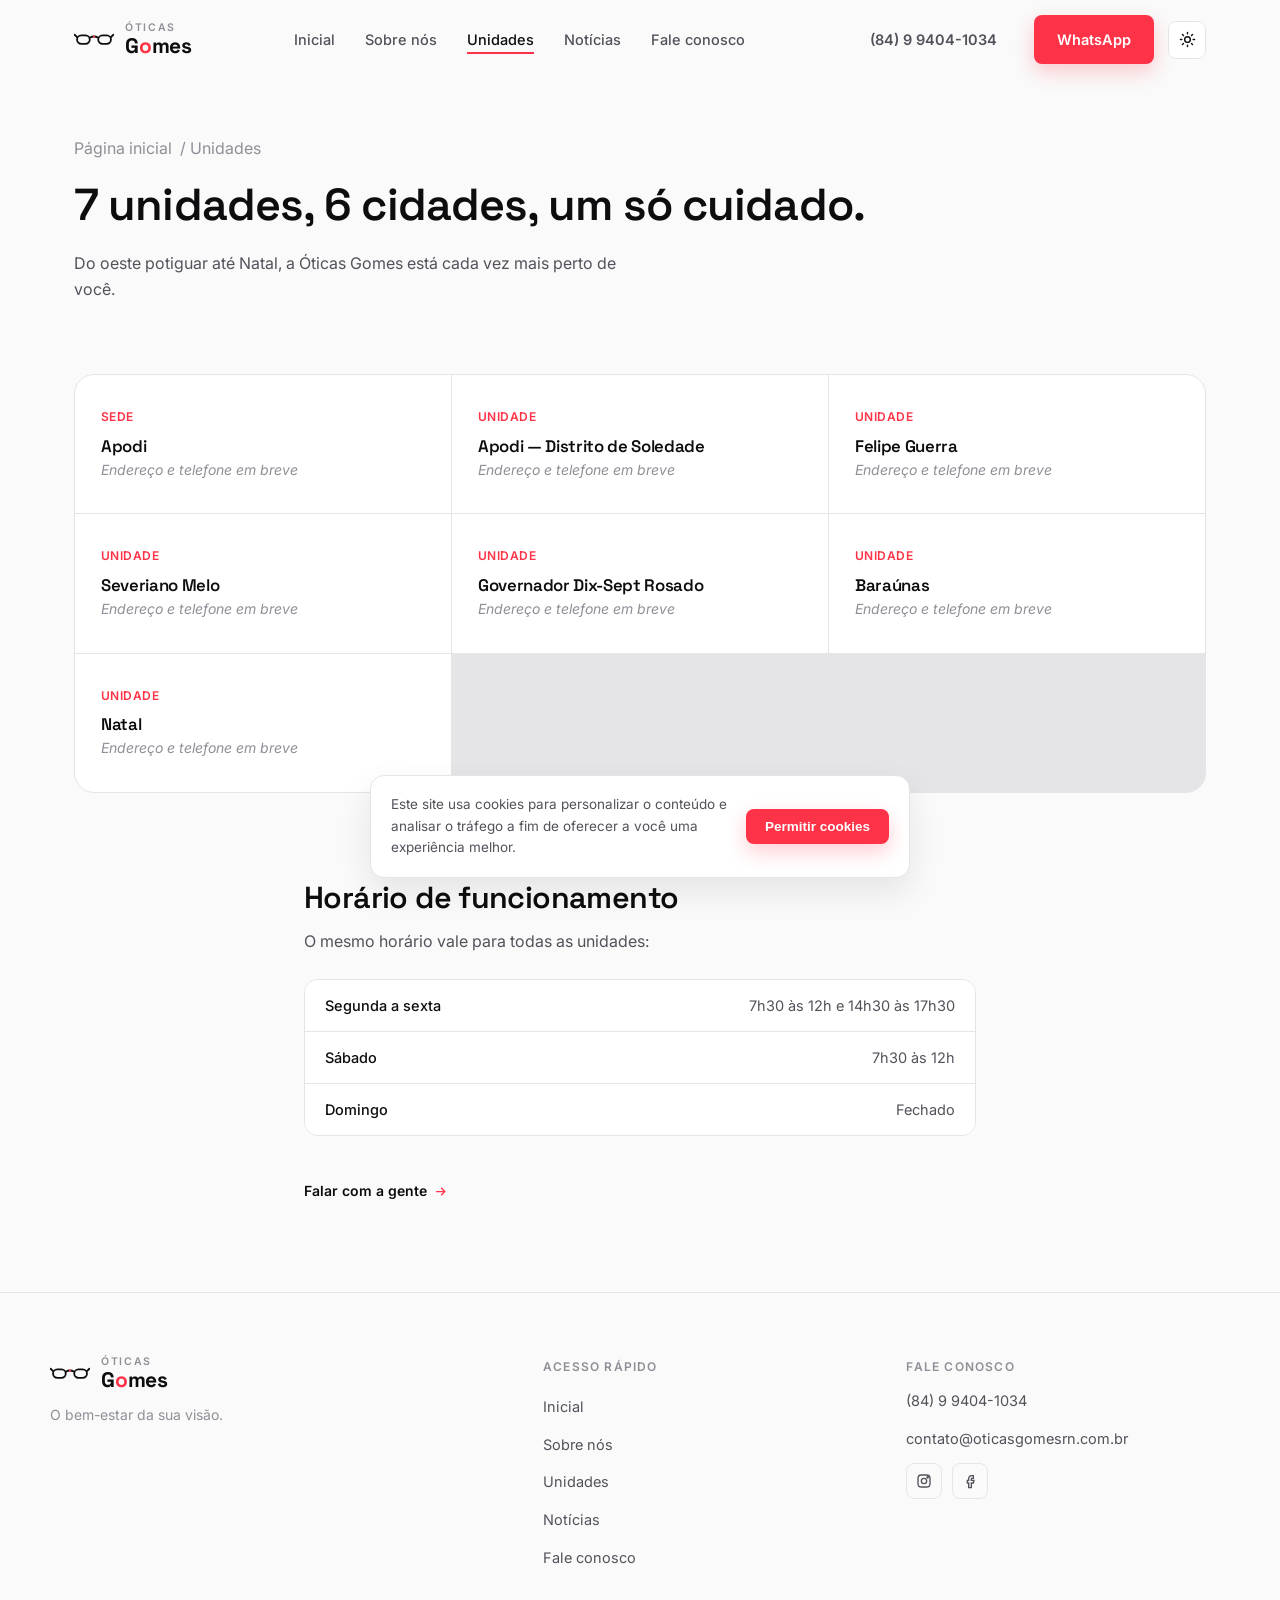
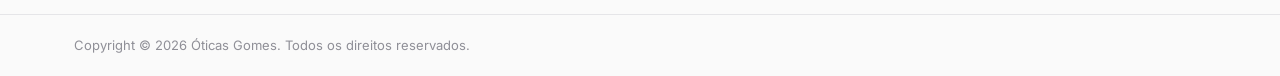
<file: frontend/html/unidades.html>
<!DOCTYPE html>
<html lang="pt-BR">
<head>
<meta charset="UTF-8">
<meta name="viewport" content="width=device-width, initial-scale=1.0">
<title>Unidades — Óticas Gomes</title>
<meta name="description" content="As 7 unidades da Óticas Gomes em 6 cidades do Rio Grande do Norte: Apodi (sede e distrito de Soledade), Felipe Guerra, Severiano Melo, Governador Dix-Sept Rosado, Baraúnas e Natal.">

<link rel="icon" href="data:image/svg+xml,%3Csvg xmlns='http://www.w3.org/2000/svg' viewBox='0 0 132 48'%3E%3Crect width='132' height='48' rx='10' fill='%230d0d0f'/%3E%3Cg fill='none' stroke='%23ff3347' stroke-width='6' stroke-linecap='round' stroke-linejoin='round'%3E%3Crect x='10' y='11' width='42' height='28' rx='14'/%3E%3Crect x='80' y='11' width='42' height='28' rx='14'/%3E%3Cpath d='M52 19 Q66 11 80 19'/%3E%3Cpath d='M10 17 L2 9'/%3E%3Cpath d='M122 17 L130 9'/%3E%3C/g%3E%3C/svg%3E">

<link rel="preconnect" href="https://fonts.googleapis.com">
<link rel="preconnect" href="https://fonts.gstatic.com" crossorigin>
<link href="https://fonts.googleapis.com/css2?family=Space+Grotesk:wght@500;600;700&family=Inter:wght@400;500;600;700;800&display=swap" rel="stylesheet">

<script>
  (function () {
    var saved = localStorage.getItem('oticasgomes:theme');
    if (saved) document.documentElement.setAttribute('data-theme', saved);
  })();
</script>

<link rel="stylesheet" href="../css/global.css">
<link rel="stylesheet" href="../css/pages.css">
<link rel="stylesheet" href="../css/units.css">
</head>
<body>

<div class="scroll-progress" id="scrollProgress"></div>

<header class="site-header" id="siteHeader">
  <div class="container site-header__inner">
    <a class="logo" href="../../index.html" aria-label="Óticas Gomes, ir para o início">
      <svg class="logo__icon" viewBox="0 0 132 48" fill="none" xmlns="http://www.w3.org/2000/svg" aria-hidden="true">
        <g stroke="currentColor" stroke-width="6" stroke-linecap="round" stroke-linejoin="round">
          <rect x="10" y="11" width="42" height="28" rx="14"/>
          <rect x="80" y="11" width="42" height="28" rx="14"/>
          <path d="M52 19 Q66 11 80 19"/>
          <path d="M10 17 L2 9"/>
          <path d="M122 17 L130 9"/>
        </g>
        <circle cx="66" cy="15" r="3.5" fill="#ff3347"/>
      </svg>
      <span class="logo__text">
        <span class="logo__oticas">Óticas</span>
        <span class="logo__gomes">G<em>o</em>mes</span>
      </span>
    </a>

    <nav class="nav" id="siteNav" aria-label="Navegação principal">
      <ul class="nav__list">
        <li><a href="../../index.html" class="nav__link" data-nav>Inicial</a></li>
        <li><a href="sobre.html" class="nav__link" data-nav>Sobre nós</a></li>
        <li><a href="unidades.html" class="nav__link" data-nav>Unidades</a></li>
        <li><a href="noticias.html" class="nav__link" data-nav>Notícias</a></li>
        <li><a href="contato.html" class="nav__link" data-nav>Fale conosco</a></li>
      </ul>
    </nav>

    <div class="site-header__actions">
      <a class="btn btn--ghost" href="tel:+5584994041034">(84) 9 9404-1034</a>
      <a class="btn btn--primary" href="https://wa.me/5584994041034" target="_blank" rel="noopener">WhatsApp</a>
      <button class="theme-toggle" id="themeToggle" aria-label="Alternar tema claro/escuro">
        <svg class="icon-sun" viewBox="0 0 24 24" fill="none" stroke="currentColor" stroke-width="2" stroke-linecap="round"><circle cx="12" cy="12" r="4"/><path d="M12 2v2M12 20v2M4.9 4.9l1.4 1.4M17.7 17.7l1.4 1.4M2 12h2M20 12h2M4.9 19.1l1.4-1.4M17.7 6.3l1.4-1.4"/></svg>
        <svg class="icon-moon" viewBox="0 0 24 24" fill="none" stroke="currentColor" stroke-width="2" stroke-linecap="round" stroke-linejoin="round"><path d="M21 12.8A9 9 0 1 1 11.2 3a7 7 0 0 0 9.8 9.8Z"/></svg>
      </button>
      <button class="nav-toggle" id="navToggle" aria-label="Abrir menu" aria-expanded="false" aria-controls="siteNav">
        <span></span><span></span><span></span>
      </button>
    </div>
  </div>
</header>

<main>

  <section class="page-hero">
    <div class="container">
      <p class="page-hero__breadcrumb" data-reveal>
        <a href="../../index.html">Página inicial</a> / Unidades
      </p>
      <h1 data-reveal>7 unidades, 6 cidades, um só cuidado.</h1>
      <p data-reveal data-reveal-delay="1">
        Do oeste potiguar até Natal, a Óticas Gomes está cada vez mais perto de você.
      </p>
    </div>
  </section>

  <section class="units">
    <div class="container">
      <div class="units__grid">
        <article class="unit-card" data-reveal>
          <span class="unit-card__tag">Sede</span>
          <h3>Apodi</h3>
          <p class="unit-card__pending">Endereço e telefone em breve</p>
        </article>

        <article class="unit-card" data-reveal data-reveal-delay="1">
          <span class="unit-card__tag">Unidade</span>
          <h3>Apodi — Distrito de Soledade</h3>
          <p class="unit-card__pending">Endereço e telefone em breve</p>
        </article>

        <article class="unit-card" data-reveal data-reveal-delay="2">
          <span class="unit-card__tag">Unidade</span>
          <h3>Felipe Guerra</h3>
          <p class="unit-card__pending">Endereço e telefone em breve</p>
        </article>

        <article class="unit-card" data-reveal>
          <span class="unit-card__tag">Unidade</span>
          <h3>Severiano Melo</h3>
          <p class="unit-card__pending">Endereço e telefone em breve</p>
        </article>

        <article class="unit-card" data-reveal data-reveal-delay="1">
          <span class="unit-card__tag">Unidade</span>
          <h3>Governador Dix-Sept Rosado</h3>
          <p class="unit-card__pending">Endereço e telefone em breve</p>
        </article>

        <article class="unit-card" data-reveal data-reveal-delay="2">
          <span class="unit-card__tag">Unidade</span>
          <h3>Baraúnas</h3>
          <p class="unit-card__pending">Endereço e telefone em breve</p>
        </article>

        <article class="unit-card" data-reveal>
          <span class="unit-card__tag">Unidade</span>
          <h3>Natal</h3>
          <p class="unit-card__pending">Endereço e telefone em breve</p>
        </article>
      </div>
    </div>
  </section>

  <section class="content-block">
    <div class="container content-block__inner">
      <div data-reveal>
        <h2>Horário de funcionamento</h2>
        <p>O mesmo horário vale para todas as unidades:</p>
        <div class="hours-table">
          <div class="hours-table__row"><span>Segunda a sexta</span><span>7h30 às 12h e 14h30 às 17h30</span></div>
          <div class="hours-table__row"><span>Sábado</span><span>7h30 às 12h</span></div>
          <div class="hours-table__row"><span>Domingo</span><span>Fechado</span></div>
        </div>
        <a class="link-more" href="contato.html">
          Falar com a gente
          <svg viewBox="0 0 24 24" fill="none" stroke="currentColor" stroke-width="2" aria-hidden="true"><path d="M5 12h14M13 6l6 6-6 6"/></svg>
        </a>
      </div>
    </div>
  </section>

</main>

<footer class="site-footer">
  <div class="container site-footer__inner">
    <div class="site-footer__brand">
      <a class="logo logo--footer" href="../../index.html" aria-label="Óticas Gomes, ir para o início">
        <svg class="logo__icon" viewBox="0 0 132 48" fill="none" xmlns="http://www.w3.org/2000/svg" aria-hidden="true">
          <g stroke="currentColor" stroke-width="6" stroke-linecap="round" stroke-linejoin="round">
            <rect x="10" y="11" width="42" height="28" rx="14"/>
            <rect x="80" y="11" width="42" height="28" rx="14"/>
            <path d="M52 19 Q66 11 80 19"/>
            <path d="M10 17 L2 9"/>
            <path d="M122 17 L130 9"/>
          </g>
          <circle cx="66" cy="15" r="3.5" fill="#ff3347"/>
        </svg>
        <span class="logo__text">
          <span class="logo__oticas">Óticas</span>
          <span class="logo__gomes">G<em>o</em>mes</span>
        </span>
      </a>
      <p>O bem-estar da sua visão.</p>
    </div>

    <nav class="site-footer__nav" aria-label="Acesso rápido">
      <p class="site-footer__heading">Acesso rápido</p>
      <ul>
        <li><a href="../../index.html">Inicial</a></li>
        <li><a href="sobre.html">Sobre nós</a></li>
        <li><a href="unidades.html">Unidades</a></li>
        <li><a href="noticias.html">Notícias</a></li>
        <li><a href="contato.html">Fale conosco</a></li>
      </ul>
    </nav>

    <div class="site-footer__contact">
      <p class="site-footer__heading">Fale conosco</p>
      <p><a href="tel:+5584994041034">(84) 9 9404-1034</a></p>
      <p><a href="mailto:contato@oticasgomesrn.com.br">contato@oticasgomesrn.com.br</a></p>
      <div class="site-footer__social">
        <a href="https://instagram.com/oticasgomesrn" target="_blank" rel="noopener" aria-label="Instagram">
          <svg viewBox="0 0 24 24" fill="none" stroke="currentColor" stroke-width="2"><rect x="3" y="3" width="18" height="18" rx="5"/><circle cx="12" cy="12" r="4"/><circle cx="17.5" cy="6.5" r="1"/></svg>
        </a>
        <a href="https://facebook.com/OticaGomesRn" target="_blank" rel="noopener" aria-label="Facebook">
          <svg viewBox="0 0 24 24" fill="none" stroke="currentColor" stroke-width="2"><path d="M15 8h2V4h-2a5 5 0 0 0-5 5v2H8v4h2v7h4v-7h3l1-4h-4V9a1 1 0 0 1 1-1Z"/></svg>
        </a>
      </div>
    </div>
  </div>

  <div class="site-footer__bottom">
    <div class="container">
      <p>Copyright © 2026 Óticas Gomes. Todos os direitos reservados.</p>
    </div>
  </div>
</footer>

<button class="back-to-top" id="backToTop" aria-label="Voltar ao topo">
  <svg viewBox="0 0 24 24" fill="none" stroke="currentColor" stroke-width="2"><path d="M12 19V5"/><path d="m5 12 7-7 7 7"/></svg>
</button>

<div class="cookie-banner" id="cookieBanner" role="dialog" aria-live="polite">
  <p>Este site usa cookies para personalizar o conteúdo e analisar o tráfego a fim de oferecer a você uma experiência melhor.</p>
  <button class="btn btn--primary btn--sm" id="cookieAccept">Permitir cookies</button>
</div>

<script src="../js/main.js"></script>
</body>
</html>
</file>
<file: frontend/css/global.css>
:root {
  --ink: #0d0d0f;
  --ink-soft: #52525b;
  --muted: #8f8f97;
  --bg: #fafafa;
  --bg-alt: #f1f1f3;
  --surface: #ffffff;
  --line: #e5e5e8;

  --accent: #ff3347;
  --accent-2: #c8102b;
  --accent-soft: #ffe9eb;
  --on-accent: #ffffff;

  --shadow-sm: 0 2px 8px rgba(13, 13, 15, 0.05);
  --shadow-md: 0 14px 34px rgba(13, 13, 15, 0.09);

  --font-display: "Space Grotesk", "Inter", sans-serif;
  --font-body: "Inter", -apple-system, BlinkMacSystemFont, sans-serif;

  --header-h: 80px;
  --radius-sm: 8px;
  --radius-md: 14px;
  --radius-lg: 20px;
  --ease: cubic-bezier(0.22, 1, 0.36, 1);

  color-scheme: light;
}

@media (prefers-color-scheme: dark) {
  :root:not([data-theme="light"]) {
    --ink: #f4f4f6;
    --ink-soft: #a6a6ae;
    --muted: #6d6d76;
    --bg: #0a0a0c;
    --bg-alt: #131316;
    --surface: #16161a;
    --line: #262629;

    --accent: #ff4a5c;
    --accent-2: #ff2d42;
    --accent-soft: rgba(255, 74, 92, 0.14);
    --on-accent: #0a0a0c;

    --shadow-sm: 0 2px 8px rgba(0, 0, 0, 0.3);
    --shadow-md: 0 18px 40px rgba(0, 0, 0, 0.45);
    color-scheme: dark;
  }
}

:root[data-theme="dark"] {
  --ink: #f4f4f6;
  --ink-soft: #a6a6ae;
  --muted: #6d6d76;
  --bg: #0a0a0c;
  --bg-alt: #131316;
  --surface: #16161a;
  --line: #262629;

  --accent: #ff4a5c;
  --accent-2: #ff2d42;
  --accent-soft: rgba(255, 74, 92, 0.14);
  --on-accent: #0a0a0c;

  --shadow-sm: 0 2px 8px rgba(0, 0, 0, 0.3);
  --shadow-md: 0 18px 40px rgba(0, 0, 0, 0.45);
  color-scheme: dark;
}

* { box-sizing: border-box; }

html { scroll-behavior: smooth; }

body {
  margin: 0;
  background: var(--bg);
  color: var(--ink);
  font-family: var(--font-body);
  font-size: 16px;
  line-height: 1.6;
  -webkit-font-smoothing: antialiased;
  transition: background-color 0.4s var(--ease), color 0.4s var(--ease);
  position: relative;
}

body::before {
  content: "";
  position: fixed;
  inset: 0;
  pointer-events: none;
  z-index: 1;
  opacity: 0.5;
  mix-blend-mode: overlay;
  background-image: url("data:image/svg+xml,%3Csvg xmlns='http://www.w3.org/2000/svg' width='120' height='120'%3E%3Cfilter id='n'%3E%3CfeTurbulence type='fractalNoise' baseFrequency='0.9' numOctaves='2' stitchTiles='stitch'/%3E%3C/filter%3E%3Crect width='100%25' height='100%25' filter='url(%23n)' opacity='0.35'/%3E%3C/svg%3E");
}

img, svg { display: block; max-width: 100%; }

a { color: inherit; text-decoration: none; }

h1, h2, h3 {
  font-family: var(--font-display);
  font-weight: 600;
  line-height: 1.1;
  letter-spacing: -0.02em;
  margin: 0 0 0.5em;
  color: var(--ink);
}

p { margin: 0 0 1em; color: var(--ink-soft); }

.container {
  width: 100%;
  max-width: 1180px;
  margin: 0 auto;
  padding: 0 24px;
  position: relative;
  z-index: 2;
}

section { scroll-margin-top: var(--header-h); position: relative; z-index: 2; }

.eyebrow {
  display: inline-flex;
  align-items: center;
  gap: 8px;
  font-size: 12.5px;
  font-weight: 600;
  letter-spacing: 0.12em;
  text-transform: uppercase;
  color: var(--muted);
  margin: 0 0 14px;
}
.eyebrow::before {
  content: "";
  width: 6px;
  height: 6px;
  border-radius: 2px;
  background: var(--accent);
}

/* Reveal on scroll */
[data-reveal] {
  opacity: 0;
  transform: translateY(24px);
  transition: opacity 0.7s var(--ease), transform 0.7s var(--ease);
}
[data-reveal].is-visible { opacity: 1; transform: translateY(0); }
[data-reveal-delay="1"] { transition-delay: 0.1s; }
[data-reveal-delay="2"] { transition-delay: 0.2s; }
[data-reveal-delay="3"] { transition-delay: 0.3s; }

/* Scroll progress */
.scroll-progress {
  position: fixed;
  top: 0; left: 0;
  height: 2px;
  width: 0%;
  background: var(--accent);
  z-index: 1000;
  transition: width 0.1s linear;
}

/* Buttons */
.btn {
  display: inline-flex;
  align-items: center;
  justify-content: center;
  gap: 8px;
  padding: 12px 22px;
  border-radius: var(--radius-sm);
  font-weight: 600;
  font-size: 14.5px;
  border: 1px solid transparent;
  cursor: pointer;
  transition: transform 0.3s var(--ease), box-shadow 0.3s var(--ease), background-color 0.3s var(--ease), color 0.3s var(--ease), border-color 0.3s var(--ease);
  white-space: nowrap;
}
.btn:hover { transform: translateY(-2px); }
.btn--primary {
  background: var(--accent);
  color: var(--on-accent);
  box-shadow: 0 8px 20px rgba(255, 51, 71, 0.24);
}
.btn--primary:hover { background: var(--accent-2); }
.btn--outline {
  border-color: var(--line);
  color: var(--ink);
  background: transparent;
}
.btn--outline:hover { border-color: var(--ink); }
.btn--ghost { color: var(--ink-soft); font-weight: 600; }
.btn--ghost:hover { color: var(--ink); }
.btn--lg { padding: 15px 28px; font-size: 15.5px; }
.btn--sm { padding: 9px 18px; font-size: 13.5px; }

/* Logo */
.logo { display: inline-flex; align-items: center; gap: 11px; }
.logo__icon { width: 40px; height: auto; color: var(--ink); }
.logo__text { display: flex; flex-direction: column; line-height: 1; }
.logo__oticas {
  font-size: 10.5px;
  font-weight: 600;
  letter-spacing: 0.16em;
  text-transform: uppercase;
  color: var(--muted);
}
.logo__gomes {
  font-family: var(--font-display);
  font-size: 21px;
  font-weight: 700;
  letter-spacing: -0.01em;
  color: var(--ink);
  margin-top: 2px;
}
.logo__gomes em {
  font-style: normal;
  color: var(--accent);
}

/* Header */
.site-header {
  position: fixed;
  top: 0; left: 0; right: 0;
  z-index: 900;
  height: var(--header-h);
  display: flex;
  align-items: center;
  background: transparent;
  border-bottom: 1px solid transparent;
  transition: background-color 0.4s var(--ease), border-color 0.4s var(--ease), height 0.4s var(--ease);
}
.site-header.is-scrolled {
  background: color-mix(in srgb, var(--bg) 86%, transparent);
  backdrop-filter: blur(10px);
  border-color: var(--line);
  height: 68px;
}
.site-header__inner { display: flex; align-items: center; justify-content: space-between; gap: 24px; }
.nav__list { display: flex; gap: 30px; list-style: none; margin: 0; padding: 0; }
.nav__link {
  position: relative;
  font-weight: 500;
  font-size: 14.5px;
  color: var(--ink-soft);
  padding: 6px 0;
  transition: color 0.3s var(--ease);
}
.nav__link::after {
  content: "";
  position: absolute;
  left: 0; bottom: 0;
  width: 0;
  height: 1.5px;
  background: var(--accent);
  transition: width 0.3s var(--ease);
}
.nav__link:hover, .nav__link.is-active { color: var(--ink); }
.nav__link:hover::after, .nav__link.is-active::after { width: 100%; }

.site-header__actions { display: flex; align-items: center; gap: 14px; }

.theme-toggle {
  display: inline-flex;
  align-items: center;
  justify-content: center;
  width: 38px; height: 38px;
  border-radius: var(--radius-sm);
  border: 1px solid var(--line);
  background: var(--surface);
  color: var(--ink);
  cursor: pointer;
  transition: border-color 0.3s var(--ease), transform 0.3s var(--ease);
}
.theme-toggle:hover { border-color: var(--ink); transform: translateY(-2px); }
.theme-toggle svg { width: 17px; height: 17px; }
.theme-toggle .icon-moon { display: none; }
:root[data-theme="dark"] .theme-toggle .icon-sun { display: none; }
:root[data-theme="dark"] .theme-toggle .icon-moon { display: block; }

.nav-toggle {
  display: none;
  flex-direction: column;
  justify-content: center;
  gap: 5px;
  width: 38px; height: 38px;
  border: none;
  background: transparent;
  cursor: pointer;
}
.nav-toggle span { height: 1.5px; background: var(--ink); border-radius: 2px; transition: transform 0.3s var(--ease), opacity 0.3s var(--ease); }
.nav-toggle[aria-expanded="true"] span:nth-child(1) { transform: translateY(6.5px) rotate(45deg); }
.nav-toggle[aria-expanded="true"] span:nth-child(2) { opacity: 0; }
.nav-toggle[aria-expanded="true"] span:nth-child(3) { transform: translateY(-6.5px) rotate(-45deg); }

/* Section heading (reused across every page's section intros) */
.section-heading { max-width: 560px; margin: 0 0 48px; }
.section-heading h2 { font-size: clamp(1.7rem, 2.8vw, 2.2rem); }
.section-heading__row {
  display: flex;
  align-items: flex-end;
  justify-content: space-between;
  gap: 24px;
  flex-wrap: wrap;
}

/* "Saiba mais" teaser link — reused across index summaries and subpage cross-links */
.link-more {
  display: inline-flex;
  align-items: center;
  gap: 6px;
  font-weight: 600;
  font-size: 14px;
  color: var(--ink);
  margin-top: 20px;
  transition: color 0.3s var(--ease), gap 0.3s var(--ease);
}
.section-heading__row .link-more { margin-top: 0; padding-bottom: 48px; }
.link-more svg { width: 15px; height: 15px; color: var(--accent); transition: transform 0.3s var(--ease); }
.link-more:hover { gap: 10px; }
.link-more:hover svg { transform: translateX(2px); }

/* Contact pill (reused on the index CTA band and the full Fale Conosco page) */
.contact-pill {
  display: inline-flex;
  align-items: center;
  gap: 9px;
  padding: 11px 18px;
  border-radius: var(--radius-sm);
  background: transparent;
  border: 1px solid color-mix(in srgb, var(--bg) 20%, transparent);
  font-weight: 500;
  font-size: 14px;
  color: var(--bg);
  transition: border-color 0.3s var(--ease), color 0.3s var(--ease);
}
.contact-pill svg { width: 16px; height: 16px; color: var(--accent); }
.contact-pill:hover { border-color: var(--accent); color: var(--accent); }

/* Footer */
.site-footer { background: var(--bg); border-top: 1px solid var(--line); }
.site-footer__inner { display: grid; grid-template-columns: 1.4fr 1fr 1fr; gap: 40px; padding: 64px 0 44px; }
.site-footer__brand p { margin-top: 14px; font-size: 14px; color: var(--muted); }
.site-footer__heading { font-size: 12px; font-weight: 600; letter-spacing: 0.1em; text-transform: uppercase; color: var(--muted); margin-bottom: 18px; }
.site-footer__nav ul { list-style: none; padding: 0; margin: 0; display: grid; gap: 12px; }
.site-footer__nav a, .site-footer__contact a { font-size: 14.5px; color: var(--ink-soft); transition: color 0.3s var(--ease); }
.site-footer__nav a:hover, .site-footer__contact a:hover { color: var(--ink); }
.site-footer__contact p { margin: 0 0 12px; }
.site-footer__social { display: flex; gap: 10px; margin-top: 8px; }
.site-footer__social a {
  display: inline-flex;
  align-items: center;
  justify-content: center;
  width: 36px; height: 36px;
  border-radius: var(--radius-sm);
  border: 1px solid var(--line);
  color: var(--ink-soft);
  transition: border-color 0.3s var(--ease), color 0.3s var(--ease);
}
.site-footer__social a:hover { border-color: var(--accent); color: var(--accent); }
.site-footer__social svg { width: 16px; height: 16px; }
.site-footer__bottom { border-top: 1px solid var(--line); padding: 20px 0; }
.site-footer__bottom p { margin: 0; font-size: 13px; color: var(--muted); }

/* Back to top */
.back-to-top {
  position: fixed;
  right: 22px;
  bottom: 22px;
  width: 44px; height: 44px;
  border-radius: var(--radius-sm);
  border: 1px solid var(--line);
  background: var(--surface);
  color: var(--ink);
  cursor: pointer;
  display: flex;
  align-items: center;
  justify-content: center;
  opacity: 0;
  transform: translateY(10px);
  pointer-events: none;
  transition: opacity 0.3s var(--ease), transform 0.3s var(--ease), border-color 0.3s var(--ease);
  z-index: 800;
}
.back-to-top.is-visible { opacity: 1; transform: translateY(0); pointer-events: auto; }
.back-to-top:hover { border-color: var(--accent); color: var(--accent); }
.back-to-top svg { width: 18px; height: 18px; }

/* Cookie banner */
.cookie-banner {
  position: fixed;
  left: 22px; right: 22px; bottom: 22px;
  max-width: 540px;
  margin: 0 auto;
  background: var(--surface);
  border: 1px solid var(--line);
  border-radius: var(--radius-md);
  box-shadow: var(--shadow-md);
  padding: 18px 20px;
  display: flex;
  align-items: center;
  gap: 18px;
  flex-wrap: wrap;
  z-index: 950;
  transform: translateY(140%);
  transition: transform 0.5s var(--ease);
}
.cookie-banner.is-visible { transform: translateY(0); }
.cookie-banner p { margin: 0; font-size: 13.5px; flex: 1 1 260px; color: var(--ink-soft); }

@media (max-width: 960px) {
  .nav { display: none; }
  .site-header__actions .btn--ghost { display: none; }
  .nav-toggle { display: flex; }

  .site-header.is-menu-open .nav {
    display: block;
    position: fixed;
    top: 68px; left: 0; right: 0;
    background: var(--bg);
    border-bottom: 1px solid var(--line);
    padding: 22px;
  }
  .site-header.is-menu-open .nav__list { flex-direction: column; gap: 18px; }

  .site-footer__inner { grid-template-columns: 1fr; }
}

@media (max-width: 560px) {
  .site-header__actions .btn--primary { display: none; }
}
</file>
<file: frontend/css/blog.css>
/* Blog cards — used both in the index teaser and the full blog listing page */
.blog { padding: 88px 0; background: var(--bg-alt); }
.blog__grid { display: grid; grid-template-columns: repeat(4, 1fr); gap: 1px; background: var(--line); border: 1px solid var(--line); border-radius: var(--radius-lg); overflow: hidden; }
.blog-card { background: var(--surface); padding: 26px 22px; transition: background-color 0.4s var(--ease); }
.blog-card:hover { background: var(--bg-alt); }
.blog-card time { font-size: 12px; font-weight: 600; letter-spacing: 0.04em; color: var(--accent); text-transform: uppercase; }
.blog-card h3 { font-size: 1rem; margin: 12px 0 10px; line-height: 1.3; }
.blog-card p { font-size: 13.5px; margin: 0; }

@media (max-width: 960px) {
  .blog__grid { grid-template-columns: 1fr 1fr; }
}

@media (max-width: 560px) {
  .blog__grid { grid-template-columns: 1fr; }
}
</file>
<file: frontend/css/home.css>
/* Hero */
.hero { position: relative; padding: calc(var(--header-h) + 64px) 0 88px; overflow: hidden; }
.hero__grid {
  position: absolute;
  inset: 0;
  background-image:
    linear-gradient(var(--line) 1px, transparent 1px),
    linear-gradient(90deg, var(--line) 1px, transparent 1px);
  background-size: 64px 64px;
  mask-image: radial-gradient(ellipse 70% 60% at 60% 20%, black, transparent);
  opacity: 0.6;
  pointer-events: none;
}
.hero__inner { display: grid; grid-template-columns: 1.1fr 0.9fr; align-items: center; gap: 40px; position: relative; }
.hero__title { font-size: clamp(2.5rem, 4.6vw, 3.8rem); }
.hero__title em {
  font-style: normal;
  color: var(--accent);
}
.hero__subtitle { max-width: 460px; font-size: 16.5px; }
.hero__actions { display: flex; gap: 14px; flex-wrap: wrap; margin-top: 8px; }
.hero__visual { display: flex; align-items: center; justify-content: center; }
.hero__glasses { width: 100%; max-width: 380px; color: var(--ink); animation: float 6s ease-in-out infinite; }
.hero__glasses .accent-dot { fill: var(--accent); }
@keyframes float {
  0%, 100% { transform: translateY(0) rotate(-1.5deg); }
  50% { transform: translateY(-14px) rotate(1.5deg); }
}

/* Products */
.products { padding: 88px 0; }
.products__grid { display: grid; grid-template-columns: repeat(3, 1fr); gap: 1px; background: var(--line); border: 1px solid var(--line); border-radius: var(--radius-lg); overflow: hidden; }
.product-card {
  background: var(--surface);
  padding: 34px 28px;
  transition: background-color 0.4s var(--ease);
}
.product-card:hover { background: var(--bg-alt); }
.product-card__icon {
  display: inline-flex;
  align-items: center;
  justify-content: center;
  width: 44px; height: 44px;
  border-radius: var(--radius-sm);
  border: 1px solid var(--line);
  color: var(--ink);
  margin-bottom: 22px;
  transition: border-color 0.3s var(--ease), color 0.3s var(--ease);
}
.product-card:hover .product-card__icon { border-color: var(--accent); color: var(--accent); }
.product-card__icon svg { width: 22px; height: 22px; }
.product-card h3 { font-size: 1.1rem; margin-bottom: 8px; }
.product-card p { margin: 0; font-size: 14.5px; }

/* Brands & partner labs — kept on the index: it's the client's first contact with the page */
.brands { padding: 0 0 88px; }
.brands__group { margin-bottom: 28px; }
.brands__group:last-child { margin-bottom: 0; }
.brands__label {
  font-size: 12.5px;
  font-weight: 600;
  letter-spacing: 0.08em;
  text-transform: uppercase;
  color: var(--muted);
  margin: 0 0 14px;
}
.brands__list {
  list-style: none;
  margin: 0;
  padding: 0;
  display: flex;
  flex-wrap: wrap;
  gap: 10px;
}
.brands__list li {
  padding: 9px 18px;
  border-radius: 999px;
  border: 1px solid var(--line);
  background: var(--surface);
  font-family: var(--font-display);
  font-weight: 600;
  font-size: 14px;
  color: var(--ink);
}

/* Stats */
.stats { padding: 0 0 88px; }
.stats__grid { display: grid; grid-template-columns: repeat(4, 1fr); gap: 1px; background: var(--line); border: 1px solid var(--line); border-radius: var(--radius-lg); overflow: hidden; }
.stat { background: var(--surface); padding: 32px 24px; text-align: center; }
.stat__value {
  display: block;
  font-family: var(--font-display);
  font-size: clamp(2rem, 3.4vw, 2.6rem);
  font-weight: 700;
  color: var(--ink);
  letter-spacing: -0.02em;
}
.stat__value::after { content: "+"; color: var(--accent); }
.stat__label { display: block; margin-top: 6px; font-size: 13px; color: var(--muted); }

/* About (short teaser — full history lives on sobre.html) */
.about { padding: 88px 0; }
.about__inner { display: grid; grid-template-columns: 1.15fr 0.85fr; gap: 56px; align-items: start; }
.about__visual { display: flex; flex-direction: column; gap: 1px; background: var(--line); border: 1px solid var(--line); border-radius: var(--radius-lg); overflow: hidden; position: sticky; top: 110px; }
.about__card { background: var(--surface); padding: 30px; }
.about__card .stat__value { color: var(--ink); }
.about__card .stat__label { color: var(--muted); }

/* Onde estamos — city teaser, full addresses live on unidades.html */
.locations { padding: 0 0 88px; }
.locations__chips {
  list-style: none;
  margin: 0 0 28px;
  padding: 0;
  display: flex;
  flex-wrap: wrap;
  gap: 10px;
}
.locations__chips li {
  padding: 9px 18px;
  border-radius: 999px;
  border: 1px solid var(--line);
  background: var(--surface);
  font-size: 14px;
  font-weight: 500;
  color: var(--ink-soft);
}

/* Blog teaser on the index shows only 2 posts, so it needs its own column count
   (the full 4-column .blog__grid lives in blog.css, shared with blog.html) */
.blog__grid--teaser { grid-template-columns: repeat(2, 1fr); }

/* CTA band (quick contact) */
.cta-band { padding: 88px 0; }
.cta-band__inner {
  background: var(--ink);
  color: var(--bg);
  border-radius: var(--radius-lg);
  padding: 64px 40px;
  text-align: center;
}
.cta-band__inner h2 { font-size: clamp(1.8rem, 3vw, 2.3rem); color: var(--bg); }
.cta-band__inner > p { max-width: 460px; margin: 0 auto 32px; color: color-mix(in srgb, var(--bg) 65%, transparent); }
.cta-band__contacts { display: flex; justify-content: center; flex-wrap: wrap; gap: 12px; }
.cta-band__hours {
  margin: 28px 0 0;
  font-size: 13.5px;
  color: color-mix(in srgb, var(--bg) 65%, transparent);
}

@media (max-width: 960px) {
  .hero__inner { grid-template-columns: 1fr; text-align: center; }
  .hero__subtitle { margin-left: auto; margin-right: auto; }
  .hero__actions { justify-content: center; }
  .hero__visual { order: -1; }

  .products__grid { grid-template-columns: 1fr; }
  .stats__grid { grid-template-columns: repeat(2, 1fr); }
  .about__inner { grid-template-columns: 1fr; }
  .about__visual { flex-direction: row; position: static; }
  .cta-band__inner { padding: 48px 24px; }
}

@media (max-width: 560px) {
  .blog__grid--teaser { grid-template-columns: 1fr; }
}
</file>
<file: frontend/css/pages.css>
/* Shared chrome for the deep-dive subpages (sobre, unidades, noticias, contato) */

.page-hero { padding: calc(var(--header-h) + 56px) 0 56px; }
.page-hero__breadcrumb {
  display: flex;
  align-items: center;
  gap: 8px;
  font-size: 13px;
  color: var(--muted);
  margin-bottom: 18px;
}
.page-hero__breadcrumb a { color: var(--muted); transition: color 0.3s var(--ease); }
.page-hero__breadcrumb a:hover { color: var(--ink); }
.page-hero h1 { font-size: clamp(2rem, 3.6vw, 2.8rem); }
.page-hero p { max-width: 560px; font-size: 16px; }

/* Simple prose blocks — used on sobre.html, unidades.html and contato.html */
.content-block { padding: 0 0 88px; }
.content-block__inner { max-width: 720px; }
.content-block h2 { font-size: clamp(1.5rem, 2.4vw, 1.9rem); margin-top: 40px; }
.content-block h2:first-child { margin-top: 0; }

/* Hours table — used on unidades.html and contato.html */
.hours-table { border: 1px solid var(--line); border-radius: var(--radius-md); overflow: hidden; margin: 24px 0; }
.hours-table__row { display: flex; justify-content: space-between; padding: 14px 20px; background: var(--surface); font-size: 14.5px; }
.hours-table__row:not(:last-child) { border-bottom: 1px solid var(--line); }
.hours-table__row span:first-child { color: var(--ink); font-weight: 500; }
.hours-table__row span:last-child { color: var(--ink-soft); }
</file>
<file: frontend/css/contato.css>
/* Used only on contato.html */

.contact-hero {
  background: var(--ink);
  color: var(--bg);
  border-radius: var(--radius-lg);
  padding: 48px 40px;
  margin-bottom: 48px;
}
.contact-hero h2 { color: var(--bg); }
.contact-hero p { color: color-mix(in srgb, var(--bg) 65%, transparent); }
.contact-hero__list {
  display: flex;
  flex-wrap: wrap;
  gap: 12px;
  margin-top: 24px;
}

@media (max-width: 560px) {
  .contact-hero { padding: 32px 24px; }
}
</file>
<file: frontend/css/sobre.css>
/* Used only on sobre.html */

.timeline { list-style: none; margin: 24px 0 0; padding: 0; display: grid; gap: 20px; }
.timeline li { display: grid; grid-template-columns: 100px 1fr; gap: 18px; }
.timeline time { font-family: var(--font-display); font-weight: 700; color: var(--ink); }
.timeline p { margin: 0; }

.about__pillars { list-style: none; padding: 0; margin: 20px 0 0; display: grid; gap: 16px; }
.about__pillars li { padding-left: 22px; position: relative; color: var(--ink-soft); font-size: 14.5px; }
.about__pillars li::before {
  content: "";
  position: absolute;
  left: 0; top: 8px;
  width: 8px; height: 1.5px;
  background: var(--accent);
}
.about__pillars strong { color: var(--ink); }

@media (max-width: 960px) {
  .timeline li { grid-template-columns: 80px 1fr; }
}
</file>
<file: frontend/css/units.css>
/* Unit cards — used only on unidades.html */
.units { padding: 0 0 88px; }
.units__grid { display: grid; grid-template-columns: repeat(3, 1fr); gap: 1px; background: var(--line); border: 1px solid var(--line); border-radius: var(--radius-lg); overflow: hidden; }
.unit-card { background: var(--surface); padding: 28px 26px; }
.unit-card h3 { font-size: 1.05rem; margin-bottom: 4px; }
.unit-card__tag { display: inline-block; font-size: 12px; font-weight: 600; letter-spacing: 0.04em; text-transform: uppercase; color: var(--accent); margin-bottom: 10px; }
.unit-card p { margin: 0 0 4px; font-size: 14px; }
.unit-card__pending { color: var(--muted); font-style: italic; }

@media (max-width: 960px) {
  .units__grid { grid-template-columns: 1fr 1fr; }
}

@media (max-width: 560px) {
  .units__grid { grid-template-columns: 1fr; }
}
</file>
